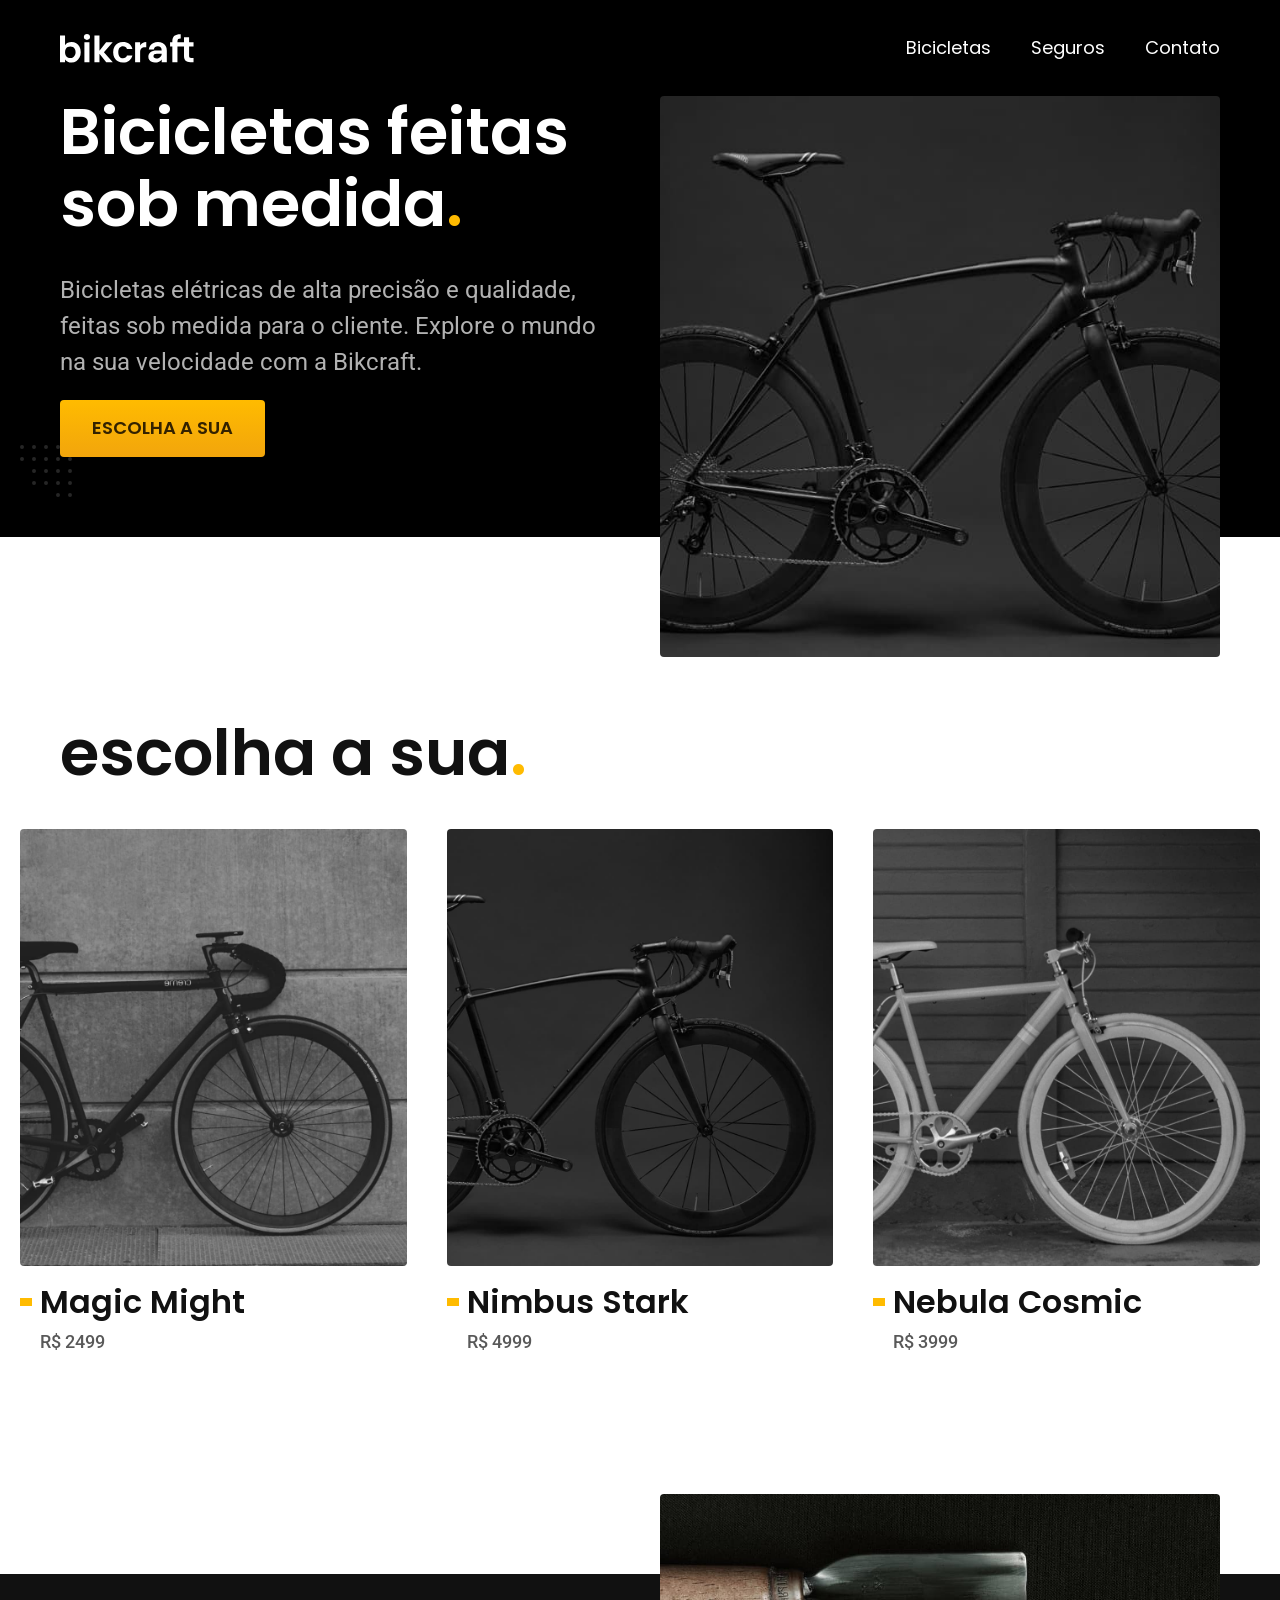
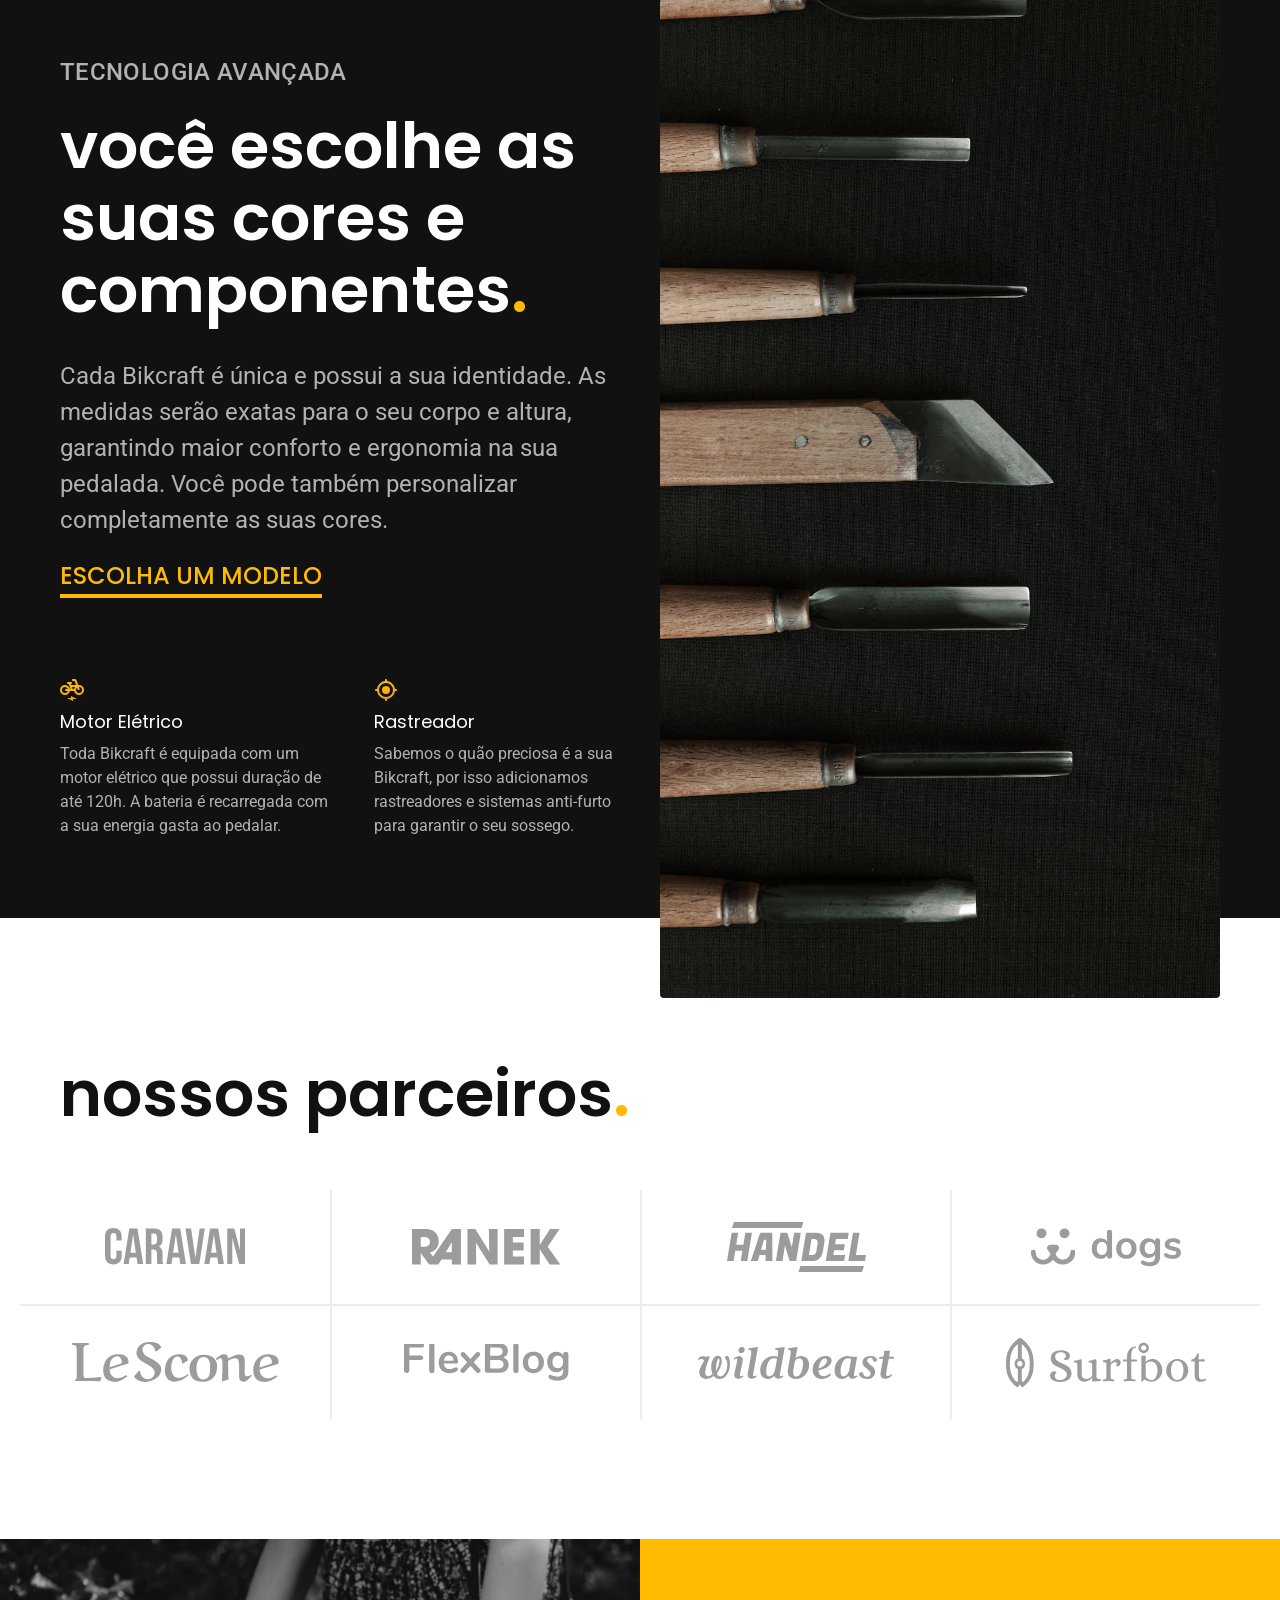
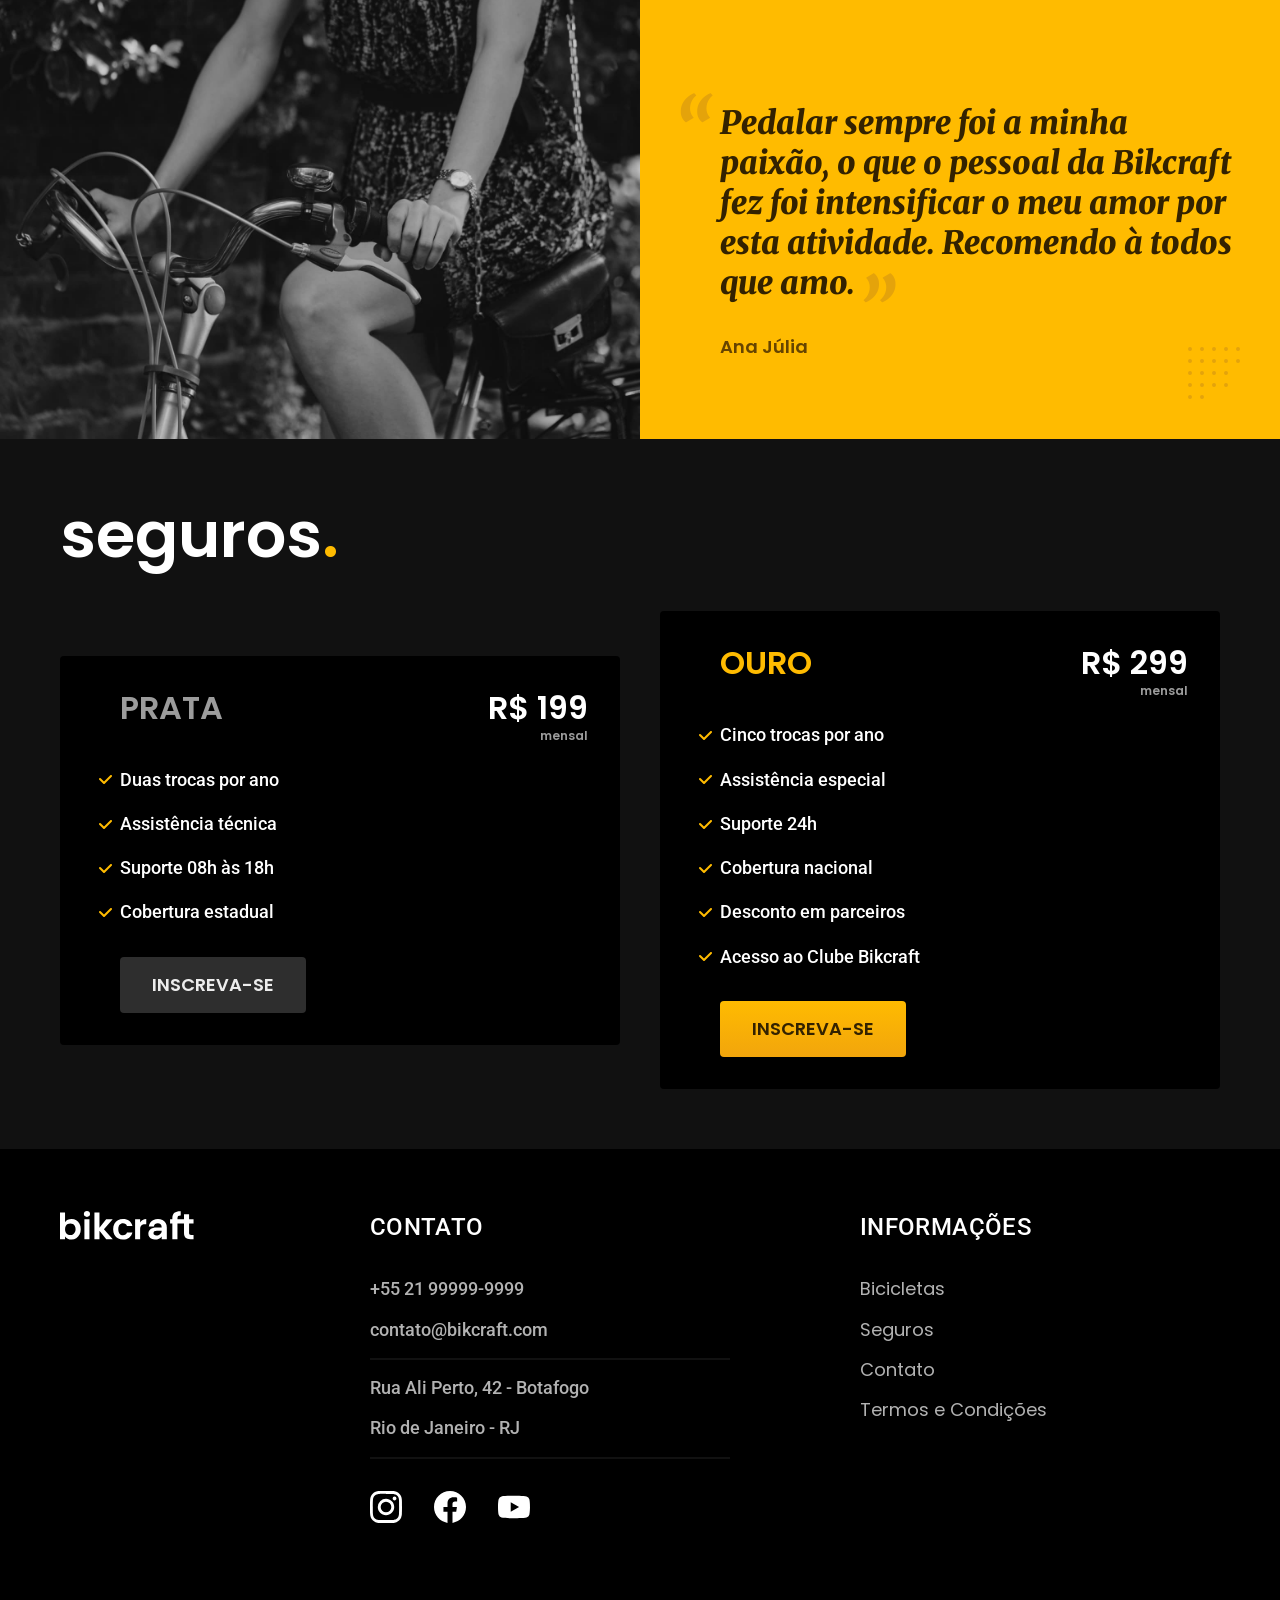
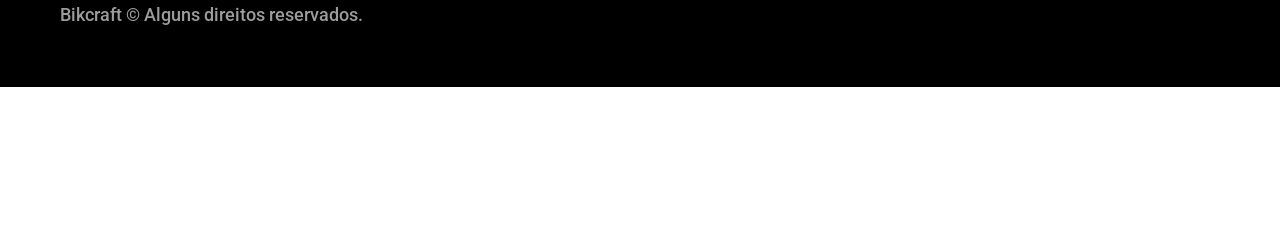
<file: index.html>
<!DOCTYPE html>
<html lang="pt-br">

<head>
  <meta charset="UTF-8">
  <meta name="viewport" content="width=device-width, initial-scale=1.0">
  <title>Bikcraft - Bicicletas Elétricas</title>
  <meta name="description" content="Bicicletas elétricas de alta precisão e qualidade,  feitas sob medida para o cliente. Explore o mundo na sua velocidade com a Bikcraft.">

  <link rel="icon" href="./favicon.svg" type="image/svg+xml">
  <link rel="preload" href="./css/style.min.css" as="style">
  <link rel="stylesheet" href="./css/style.min.css">

  <script>document.documentElement.classList.add('js');</script>

  <link rel="preconnect" href="https://fonts.googleapis.com">
  <link rel="preconnect" href="https://fonts.gstatic.com" crossorigin>
  <link href="https://fonts.googleapis.com/css2?family=Merriweather:ital,wght@1,900&family=Poppins:wght@400;600&family=Roboto:wght@400;@500&display=swap" rel="stylesheet">

</head>

<body>
  <header class="header-bg">
    <div class="header container">
      <a href="./">
        <img src="./img/bikcraft.svg" width="136" height="32" alt="Bikcraft">
      </a>

      <nav aria-label="primária">
        <ul class="header-menu font-1-m cor-0">
          <li><a href="./bicicletas.html">Bicicletas</a></li>
          <li><a href="./seguros.html">Seguros</a></li>
          <li><a href="./contato.html">Contato</a></li>
        </ul>
      </nav>
    </div>
  </header>

  <main class="introducao-bg">
    <div class="introducao container">
      <div class=introducao-conteudo>
        <h1 class="font-1-xxl cor-0 fadeInDown" data-anime="100">Bicicletas feitas sob medida<span class="cor-p1">.</span></h1>
        <p class="font-2-l cor-5 fadeInDown" data-anime="200">Bicicletas elétricas de alta precisão e qualidade, feitas sob medida para o cliente. Explore o mundo na sua velocidade com a Bikcraft.</p>
        <a class="botao fadeInDown" data-anime="400" href="./bicicletas.html">Escolha a sua</a>
      </div>
      <picture class="introducao-imagem fadeInDown" data-anime="400">
        <source media="(max-width: 800px)" srcset="./img/bicicletas/nimbus.jpg">
        <img src="./img/fotos/introducao.jpg" width="1280" height="1600" alt="Bicicleta elétrica preta">
      </picture>
    </div>
  </main>
  <article class="bicicletas-lista">
    <h2 class="container font-1-xxl">escolha a sua<span class="cor-p1">.</span></h2>

    <ul>
      <li>
        <a href="./bicicletas/magic.html">
          <img src="./img/bicicletas/magic-home.jpg" width="920" height="1040" alt="Bicicleta preta">
          <h3 class="font-1-xl">Magic Might</h3>
          <span class="font-2-m cor-8">R$ 2499</span>
        </a>
      </li>
      <li>
        <a href="./bicicletas/nimbus.html">
          <img src="./img/bicicletas/nimbus-home.jpg" width="920" height="1040" alt="Bicicleta preta">
          <h3 class="font-1-xl">Nimbus Stark</h3>
          <span class="font-2-m cor-8">R$ 4999</span>
        </a>
      </li>
      <li>
        <a href="./bicicletas/nebula.html">
          <img src="./img/bicicletas/nebula-home.jpg" width="920" height="1040" alt="Bicicleta preta">
          <h3 class="font-1-xl">Nebula Cosmic</h3>
          <span class="font-2-m cor-8">R$ 3999</span>
        </a>
      </li>
    </ul>
  </article>

  <article class="tecnologia-bg">
    <div class="tecnologia container">
      <div class="tecnologia-conteudo">
        <span class="font-2-l-b cor-5">Tecnologia avançada</span>
        <h2 class="font-1-xxl cor-0">você escolhe as suas cores e componentes<span class="cor-p1">.</span></h2>
        <p class="font-2-l cor-5">Cada Bikcraft é única e possui a sua identidade. As medidas serão exatas para o seu corpo e altura, garantindo maior conforto e ergonomia na sua pedalada. Você pode também personalizar completamente as suas cores.</p>
        <a class="link" href="./bicicletas.html">Escolha um modelo</a>

        <div class="tecnologia-vantagens">
          <div>
            <img src="./img/icones/eletrica.svg" width="24" height="24" alt="">
            <h3 class="font-1-m cor-0">Motor Elétrico</h3>
            <p class="font-2-s cor-5">Toda Bikcraft é equipada com um motor elétrico que possui duração de até 120h. A bateria é recarregada com a sua energia gasta ao pedalar.</p>
          </div>
          <div>
            <img src="./img/icones/rastreador.svg" width="24" height="24" alt="">
            <h3 class="font-1-m cor-0">Rastreador</h3>
            <p class="font-2-s cor-5">Sabemos o quão preciosa é a sua Bikcraft, por isso adicionamos rastreadores e sistemas anti-furto para garantir o seu sossego.</p>
          </div>
        </div>
      </div>

      <div class="tecnologia-imagem">
        <img src="./img/fotos/tecnologia.jpg" width="1200" height="1920" alt="">
      </div>
    </div>
  </article>

  <section class="parceiros" aria-label="Nossos parceiros">
    <h2 class="container font-1-xxl">nossos parceiros<span class="cor-p1">.</span></h2>

    <ul>
      <li><img src="./img/parceiros/caravan.svg" alt="caravan" width="140" height="38"></li>
      <li><img src="./img/parceiros/ranek.svg" alt="ranek" width="149" height="36"></li>
      <li><img src="./img/parceiros/handel.svg" alt="handel" width="139" height="50"></li>
      <li><img src="./img/parceiros/dogs.svg" alt="dogs" width="152" height="39"></li>
      <li><img src="./img/parceiros/lescone.svg" alt="lescone" width="208" height="41"></li>
      <li><img src="./img/parceiros/flexblog.svg" alt="flexblog" width="165" height="38"></li>
      <li><img src="./img/parceiros/wildbeast.svg" alt="wildbeast" width="196" height="34"></li>
      <li><img src="./img/parceiros/surfbot.svg" alt="surfbot" width="200" height="49"></li>
    </ul>
  </section>

  <section class="depoimento" aria-label="Depoimento">
    <div>
      <img src="./img/fotos/depoimento.jpg" width="1560" height="1360" alt="Pessoa pedalando uma bicicleta Bikcraft">
    </div>
    <div class="depoimento-conteudo">
      <blockquote class="font-1-xl cor-p5">
        <p>Pedalar sempre foi a minha paixão, o que o pessoal da Bikcraft fez foi intensificar o meu amor por esta atividade. Recomendo à todos que amo.</p>
      </blockquote>
      <span class="font-1-m-b cor-p4">Ana Júlia</span>
    </div>
  </section>

  <article class="seguros-bg">
    <div class="seguros container">
      <h2 class="font-1-xxl cor-0">seguros<span class="cor-p1">.</span></h2>
      <div class="seguros-item">
        <h3 class="font-1-xl cor-6">PRATA</h3>
        <span class="font-1-xl cor-0">R$ 199<span class="font-1-xs cor-6">mensal</span></span>
        <ul class="font-2-m cor-0">
          <li>Duas trocas por ano</li>
          <li>Assistência técnica</li>
          <li>Suporte 08h às 18h</li>
          <li>Cobertura estadual</li>
        </ul>
        <a class="botao secundario" href="./orcamento.html">Inscreva-se</a>
      </div>

      <div class="seguros-item">
        <h3 class="font-1-xl cor-p1">OURO</h3>
        <span class="font-1-xl cor-0">R$ 299<span class="font-1-xs cor-6">mensal</span></span>
        <ul class="font-2-m cor-0">
          <li>Cinco trocas por ano</li>
          <li>Assistência especial</li>
          <li>Suporte 24h</li>
          <li>Cobertura nacional</li>
          <li>Desconto em parceiros</li>
          <li>Acesso ao Clube Bikcraft</li>
        </ul>
        <a class="botao" href="./orcamento.html">Inscreva-se</a>
      </div>
    </div>
  </article>

  <footer class="footer-bg">
    <div class="footer container">
      <img src="./img/bikcraft.svg" width="136" height="32" alt="Bikcraft">
      <div class="footer-contato">
        <h3 class="font-2-l-b cor-0">contato</h3>
        <ul class="cor-5 font-2-m">
          <li><a href="tel:+5521999999999">+55 21 99999-9999</a></li>
          <li><a href="mailto:contato@bikcraft.com">contato@bikcraft.com</a></li>
          <li>Rua Ali Perto, 42 - Botafogo</li>
          <li>Rio de Janeiro - RJ</li>
        </ul>
        <div class="footer-redes">
          <a href="./">
            <img src="./img/redes/instagram.svg" width="32" height="32" alt="Instagram">
          </a>
          <a href="./">
            <img src="./img/redes/facebook.svg" width="32" height="32" alt="Facebook">
          </a>
          <a href="./">
            <img src="./img/redes/youtube.svg" width="32" height="32" alt="Youtube">
          </a>
        </div>
      </div>
      <div class="footer-informacoes">
        <h3 class="font-2-l-b cor-0">Informações</h3>
        <nav>
          <ul class="font-1-m cor-5">
            <li><a href="./bicicletas.html">Bicicletas</a></li>
            <li><a href="./seguros.html">Seguros</a></li>
            <li><a href="./contato.html">Contato</a></li>
            <li><a href="./termos.html">Termos e Condições</a></li>
          </ul>
        </nav>
      </div>
      <p class="footer-copy font-2-m cor-6">Bikcraft © Alguns direitos reservados.</p>
    </div>
  </footer>

  <script src="./js/plugins/simple-anime.js"></script>
  <script src="./js/script.js"></script>
</body>

</html>
</file>
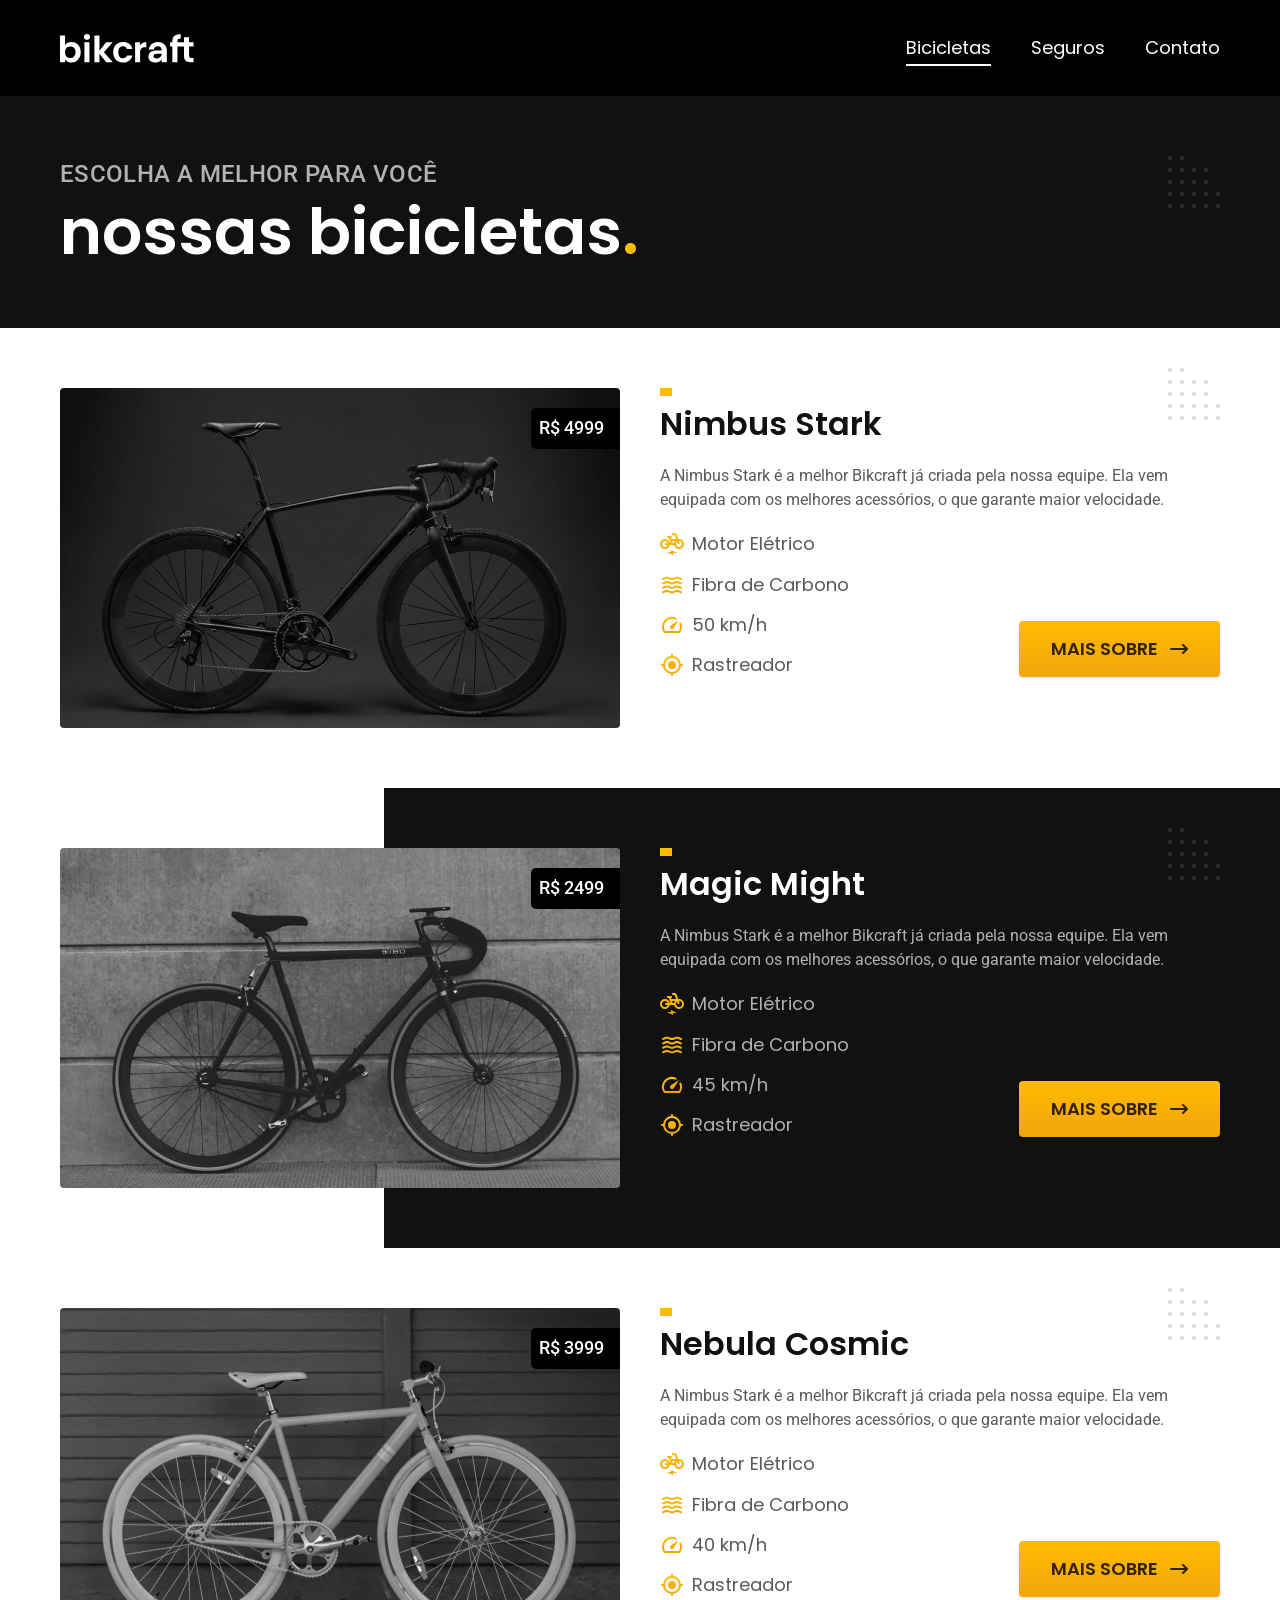
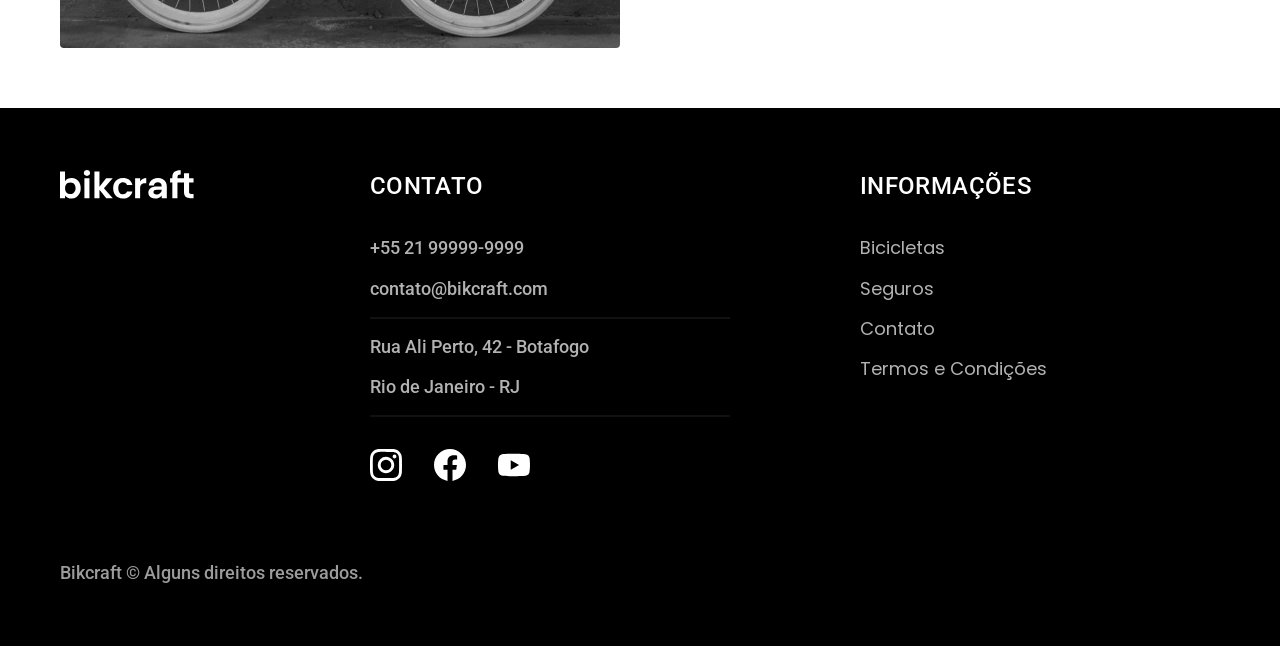
<file: bicicletas.html>
<!DOCTYPE html>
<html lang="pt-br">

<head>
  <meta charset="UTF-8">
  <meta name="viewport" content="width=device-width, initial-scale=1.0">
  <title>Bicicletas | Bikcraft</title>
  <meta name="description" content="Bicicletas.">

  <link rel="icon" href="./favicon.svg" type="image/svg+xml">
  <link rel="preload" href="./css/style.min.css" as="style">
  <link rel="stylesheet" href="./css/style.min.css">

  <script>document.documentElement.classList.add('js');</script>

  <link rel="preconnect" href="https://fonts.googleapis.com">
  <link rel="preconnect" href="https://fonts.gstatic.com" crossorigin>
  <link href="https://fonts.googleapis.com/css2?family=Merriweather:ital,wght@1,900&family=Poppins:wght@400;600&family=Roboto:wght@400;@500&display=swap" rel="stylesheet">

</head>

<body id="bicicletas">
  <header class="header-bg">
    <div class="header container">
      <a href="./">
        <img src="./img/bikcraft.svg" width="136" height="32" alt="Bikcraft">
      </a>

      <nav aria-label="primária">
        <ul class="header-menu font-1-m cor-0">
          <li><a href="./bicicletas.html">Bicicletas</a></li>
          <li><a href="./seguros.html">Seguros</a></li>
          <li><a href="./contato.html">Contato</a></li>
        </ul>
      </nav>
    </div>
  </header>

  <main>
    <div class="titulo-bg">
      <div class="titulo container">
        <p class="font-2-l-b cor-5">Escolha a melhor para você</p>
        <h1 class="font-1-xxl cor-0">nossas bicicletas<span class="cor-p1">.</span></h1>
      </div>
    </div>

    <div class="bicicletas container">
      <div class="bicicletas-imagem">
        <img src="./img/bicicletas/nimbus.jpg" width="1120" height="680" alt="Bicicleta Preta">
        <span class="font-2-m cor-0">R$ 4999</span>
      </div>
      <div class="bicicletas-conteudo">
        <h2 class="font-1-xl">Nimbus Stark</h2>
        <p class="font-2-s cor-8">A Nimbus Stark é a melhor Bikcraft já criada pela nossa equipe. Ela vem equipada com os melhores acessórios, o que garante maior velocidade.</p>
        <ul class="font-1-m cor-8">
          <li>
            <img src="./img/icones/eletrica.svg" width="32" height="32" alt="">
            Motor Elétrico
          </li>
          <li>
            <img src="./img/icones/carbono.svg" width="32" height="32" alt="">
            Fibra de Carbono
          </li>
          <li>
            <img src="./img/icones/velocidade.svg" width="32" height="32" alt="">
            50 km/h
          </li>
          <li>
            <img src="./img/icones/rastreador.svg" width="32" height="32" alt="">
            Rastreador
          </li>
        </ul>
        <a class="botao seta" href="./bicicletas/nimbus.html">Mais Sobre</a>
      </div>
    </div>

    <div class="bicicletas-bg">
      <div class="bicicletas container">
        <div class="bicicletas-imagem">
          <img src="./img/bicicletas/magic.jpg" width="1120" height="680" alt="Bicicleta Preta">
          <span class="font-2-m cor-0">R$ 2499</span>
        </div>
        <div class="bicicletas-conteudo">
          <h2 class="font-1-xl cor-0">Magic Might</h2>
          <p class="font-2-s cor-5">A Nimbus Stark é a melhor Bikcraft já criada pela nossa equipe. Ela vem equipada com os melhores acessórios, o que garante maior velocidade.</p>
          <ul class="font-1-m cor-5">
            <li>
              <img src="./img/icones/eletrica.svg" width="32" height="32" alt="">
              Motor Elétrico
            </li>
            <li>
              <img src="./img/icones/carbono.svg" width="32" height="32" alt="">
              Fibra de Carbono
            </li>
            <li>
              <img src="./img/icones/velocidade.svg" width="32" height="32" alt="">
              45 km/h
            </li>
            <li>
              <img src="./img/icones/rastreador.svg" width="32" height="32" alt="">
              Rastreador
            </li>
          </ul>
          <a class="botao seta" href="./bicicletas/magic.html">Mais Sobre</a>
        </div>
      </div>
    </div>

    <div class="bicicletas container">
      <div class="bicicletas-imagem">
        <img src="./img/bicicletas/nebula.jpg" width="1120" height="680" alt="Bicicleta Preta">
        <span class="font-2-m cor-0">R$ 3999</span>
      </div>
      <div class="bicicletas-conteudo">
        <h2 class="font-1-xl">Nebula Cosmic</h2>
        <p class="font-2-s cor-8">A Nimbus Stark é a melhor Bikcraft já criada pela nossa equipe. Ela vem equipada com os melhores acessórios, o que garante maior velocidade.</p>
        <ul class="font-1-m cor-8">
          <li>
            <img src="./img/icones/eletrica.svg" width="32" height="32" alt="">
            Motor Elétrico
          </li>
          <li>
            <img src="./img/icones/carbono.svg" width="32" height="32" alt="">
            Fibra de Carbono
          </li>
          <li>
            <img src="./img/icones/velocidade.svg" width="32" height="32" alt="">
            40 km/h
          </li>
          <li>
            <img src="./img/icones/rastreador.svg" width="32" height="32" alt="">
            Rastreador
          </li>
        </ul>
        <a class="botao seta" href="./bicicletas/nebula.html">Mais Sobre</a>
      </div>
    </div>
  </main>

  <footer class="footer-bg">
    <div class="footer container">
      <img src="./img/bikcraft.svg" width="136" height="32" alt="Bikcraft">
      <div class="footer-contato">
        <h3 class="font-2-l-b cor-0">contato</h3>
        <ul class="cor-5 font-2-m">
          <li><a href="tel:+5521999999999">+55 21 99999-9999</a></li>
          <li><a href="mailto:contato@bikcraft.com">contato@bikcraft.com</a></li>
          <li>Rua Ali Perto, 42 - Botafogo</li>
          <li>Rio de Janeiro - RJ</li>
        </ul>
        <div class="footer-redes">
          <a href="./">
            <img src="./img/redes/instagram.svg" width="32" height="32" alt="Instagram">
          </a>
          <a href="./">
            <img src="./img/redes/facebook.svg" width="32" height="32" alt="Facebook">
          </a>
          <a href="./">
            <img src="./img/redes/youtube.svg" width="32" height="32" alt="Youtube">
          </a>
        </div>
      </div>
      <div class="footer-informacoes">
        <h3 class="font-2-l-b cor-0">Informações</h3>
        <nav>
          <ul class="font-1-m cor-5">
            <li><a href="./bicicletas.html">Bicicletas</a></li>
            <li><a href="./seguros.html">Seguros</a></li>
            <li><a href="./contato.html">Contato</a></li>
            <li><a href="./termos.html">Termos e Condições</a></li>
          </ul>
        </nav>
      </div>
      <p class="footer-copy font-2-m cor-6">Bikcraft © Alguns direitos reservados.</p>
    </div>
  </footer>
  <script src="./js/script.js"></script>
</body>

</html>
</file>
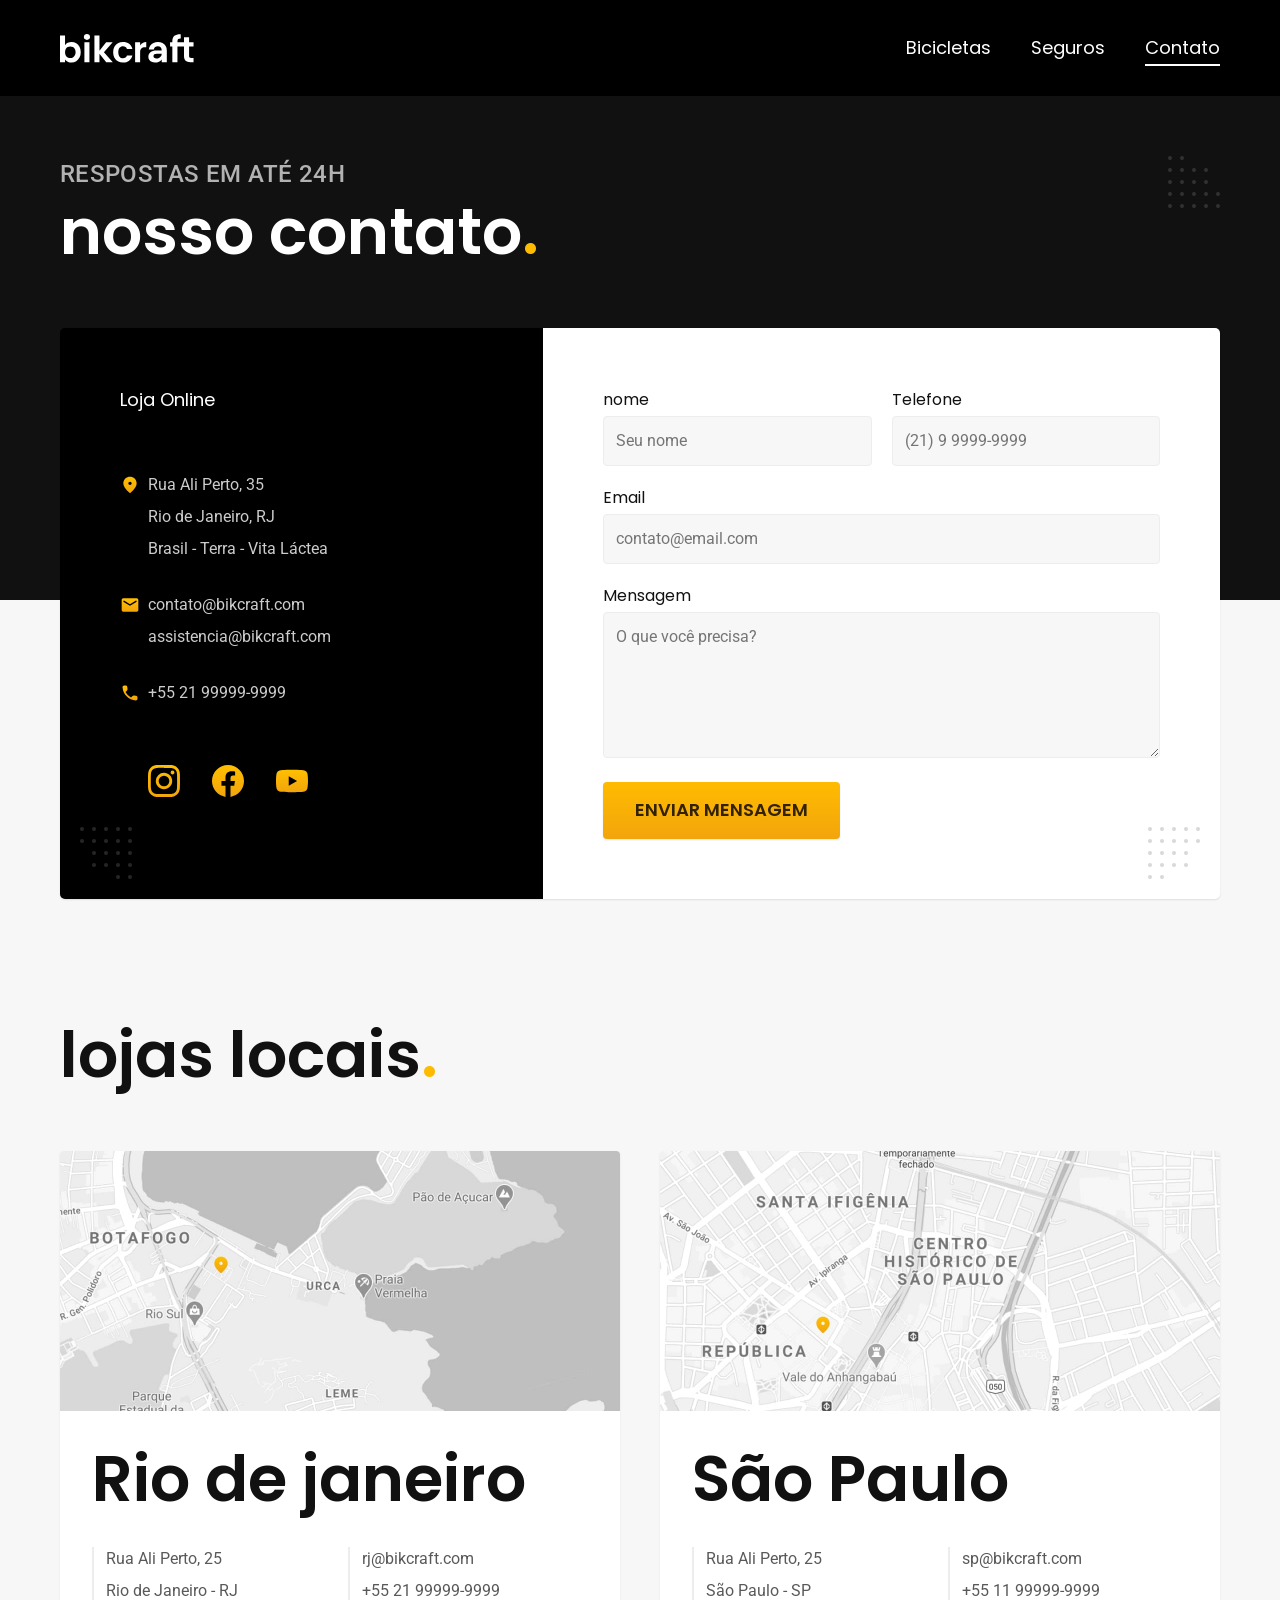
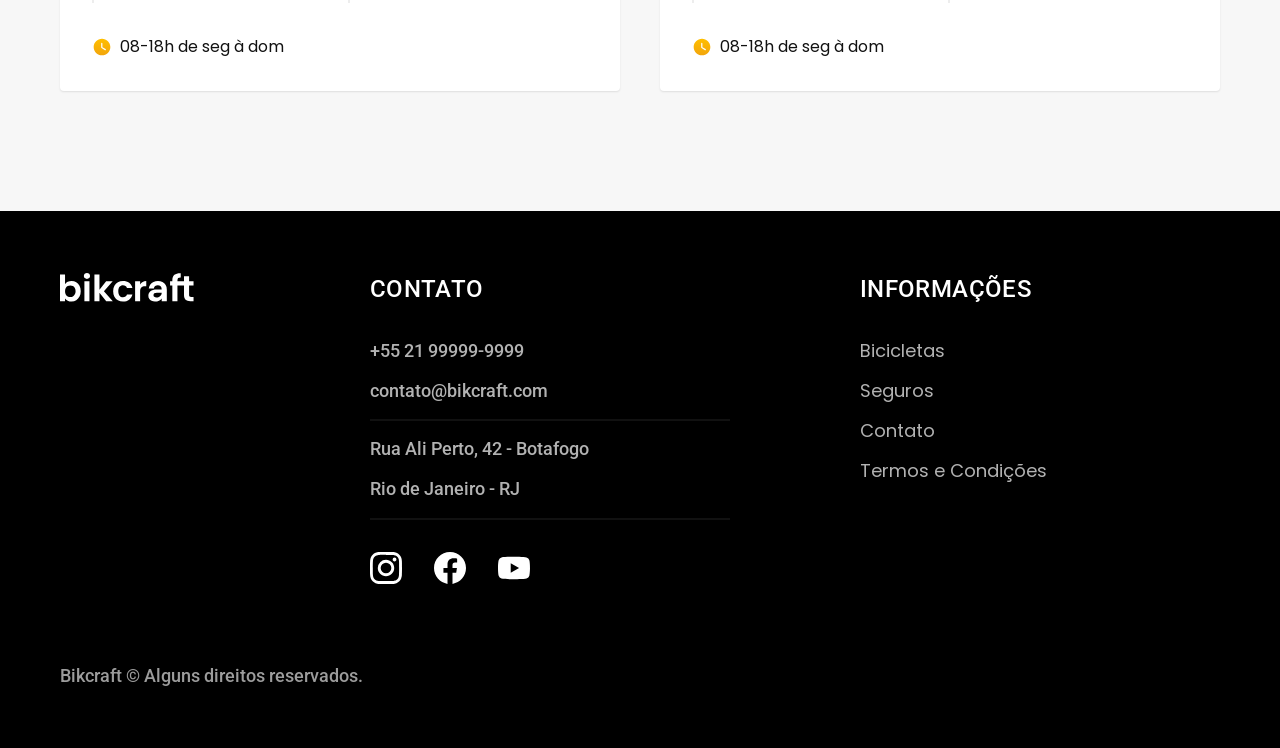
<file: contato.html>
<!DOCTYPE html>
<html lang="pt-br">

<head>
  <meta charset="UTF-8">
  <meta name="viewport" content="width=device-width, initial-scale=1.0">
  <title>Contato | Bikcraft</title>
  <meta name="description" content="Termos e condições.">

  <link rel="icon" href="./favicon.svg" type="image/svg+xml">
  <link rel="preload" href="./css/style.min.css" as="style">
  <link rel="stylesheet" href="./css/style.min.css">

  <script>document.documentElement.classList.add('js');</script>

  <link rel="preconnect" href="https://fonts.googleapis.com">
  <link rel="preconnect" href="https://fonts.gstatic.com" crossorigin>
  <link href="https://fonts.googleapis.com/css2?family=Merriweather:ital,wght@1,900&family=Poppins:wght@400;600&family=Roboto:wght@400;@500&display=swap" rel="stylesheet">

</head>

<body id="contato">
  <header class="header-bg">
    <div class="header container">
      <a href="./">
        <img src="./img/bikcraft.svg" width="136" height="32" alt="Bikcraft">
      </a>

      <nav aria-label="primária">
        <ul class="header-menu font-1-m cor-0">
          <li><a href="./bicicletas.html">Bicicletas</a></li>
          <li><a href="./seguros.html">Seguros</a></li>
          <li><a href="./contato.html">Contato</a></li>
        </ul>
      </nav>
    </div>
  </header>

  <main>
    <div class="titulo-bg">
      <div class="titulo container">
        <p class="font-2-l-b cor-5">respostas em até 24h</p>
        <h1 class="font-1-xxl cor-0">nosso contato<span class="cor-p1">.</span></h1>
      </div>
    </div>

    <div class="contato container">
      <section class="contato-dados" aria-label="Endereço">
        <h2 class="font-1-m cor-0">Loja Online</h2>
        <div class="contato-endereco font-2-s cor-4">
          <p>Rua Ali Perto, 35</p>
          <p>Rio de Janeiro, RJ</p>
          <p>Brasil - Terra - Vita Láctea</p>
        </div>
        <address class="contato-meios font-2-s cor-4">
          <a href="mailto:contato@bikcraft.com">contato@bikcraft.com</a>
          <a href="mailto:assistencia@bikcraft.com">assistencia@bikcraft.com</a>
          <a href="tel:+5521999999999">+55 21 99999-9999</a>
        </address>
        <div class="contato-redes">
          <a href="./">
            <img src="./img/redes/instagram-p.svg" width="32" height="32" alt="Instagram">
          </a>
          <a href="./">
            <img src="./img/redes/facebook-p.svg" width="32" height="32" alt="Facebook">
          </a>
          <a href="./">
            <img src="./img/redes/youtube-p.svg" width="32" height="32" alt="Youtube">
          </a>
        </div>
      </section>
      <section class="contato-formulario" aria-label="formulario">
        <form class="form" action="./contato.html">
          <div>
            <label for="nome">nome</label>
            <input type="text" id="nome" name="nome" placeholder="Seu nome">
          </div>
          <div>
            <label for="telefone">Telefone</label>
            <input type="text" id="telefone" name="telefone" placeholder="(21) 9 9999-9999">
          </div>
          <div class="col-2">
            <label for="email">Email</label>
            <input type="email" id="email" name="email" placeholder="contato@email.com">
          </div>
          <div class="col-2">
            <label for="mensagem">Mensagem</label>
            <textarea rows="5" id="mensagem" name="mensagem" placeholder="O que você precisa?"></textarea>
          </div>
          <button class="botao col-2">Enviar Mensagem</button>
        </form>
      </section>
    </div>
  </main>

  <article class="lojas container">
    <h2 class="font-1-xxl">lojas locais<span class="cor-p1">.</span></h2>
    <div class="lojas-item">
      <img src="./img/lojas/rj.jpg" width="1120" height="520" alt="mapa marcando o endereço em Rua Ali perto, 25 - Rio de Janeiro - RJ">
      <div class="lojas-conteudo">
        <h3 class="font-1-xxl">Rio de janeiro</h3>
        <div class="lojas-dados font-2-s cor-8">
          <p>Rua Ali Perto, 25</p>
          <p>Rio de Janeiro - RJ</p>
        </div>
        <div class="lojas-dados font-2-s cor-8">
          <a href="mailto:rj@bikcraft.com">rj@bikcraft.com</a>
          <a href="tel:+5521999999999">+55 21 99999-9999</a>
        </div>
        <p class="lojas-tempo font-1-s"><img src="./img/icones/horario.svg" width="20" height="20" alt="">08-18h de seg à dom</p>
      </div>
    </div>

    <div class="lojas-item">
      <img src="./img/lojas/sp.jpg" width="1120" height="520" alt="mapa marcando o endereço em Rua Ali perto, 25 - São Paulo - SP">
      <div class="lojas-conteudo">
        <h3 class="font-1-xxl">São Paulo</h3>
        <div class="lojas-dados font-2-s cor-8">
          <p>Rua Ali Perto, 25</p>
          <p>São Paulo - SP</p>
        </div>
        <div class="lojas-dados font-2-s cor-8">
          <a href="mailto:sp@bikcraft.com">sp@bikcraft.com</a>
          <a href="tel:+5511999999999">+55 11 99999-9999</a>
        </div>
        <p class="lojas-tempo font-1-s"><img src="./img/icones/horario.svg" width="20" height="20" alt="">08-18h de seg à dom</p>
      </div>
    </div>
  </article>

  <footer class="footer-bg">
    <div class="footer container">
      <img src="./img/bikcraft.svg" width="136" height="32" alt="Bikcraft">
      <div class="footer-contato">
        <h3 class="font-2-l-b cor-0">contato</h3>
        <ul class="cor-5 font-2-m">
          <li><a href="tel:+5521999999999">+55 21 99999-9999</a></li>
          <li><a href="mailto:contato@bikcraft.com">contato@bikcraft.com</a></li>
          <li>Rua Ali Perto, 42 - Botafogo</li>
          <li>Rio de Janeiro - RJ</li>
        </ul>
        <div class="footer-redes">
          <a href="./">
            <img src="./img/redes/instagram.svg" width="32" height="32" alt="Instagram">
          </a>
          <a href="./">
            <img src="./img/redes/facebook.svg" width="32" height="32" alt="Facebook">
          </a>
          <a href="./">
            <img src="./img/redes/youtube.svg" width="32" height="32" alt="Youtube">
          </a>
        </div>
      </div>
      <div class="footer-informacoes">
        <h3 class="font-2-l-b cor-0">Informações</h3>
        <nav>
          <ul class="font-1-m cor-5">
            <li><a href="./bicicletas.html">Bicicletas</a></li>
            <li><a href="./seguros.html">Seguros</a></li>
            <li><a href="./contato.html">Contato</a></li>
            <li><a href="./termos.html">Termos e Condições</a></li>
          </ul>
        </nav>
      </div>
      <p class="footer-copy font-2-m cor-6">Bikcraft © Alguns direitos reservados.</p>
    </div>
  </footer>
  <script src="./js/script.js"></script>
</body>

</html>
</file>
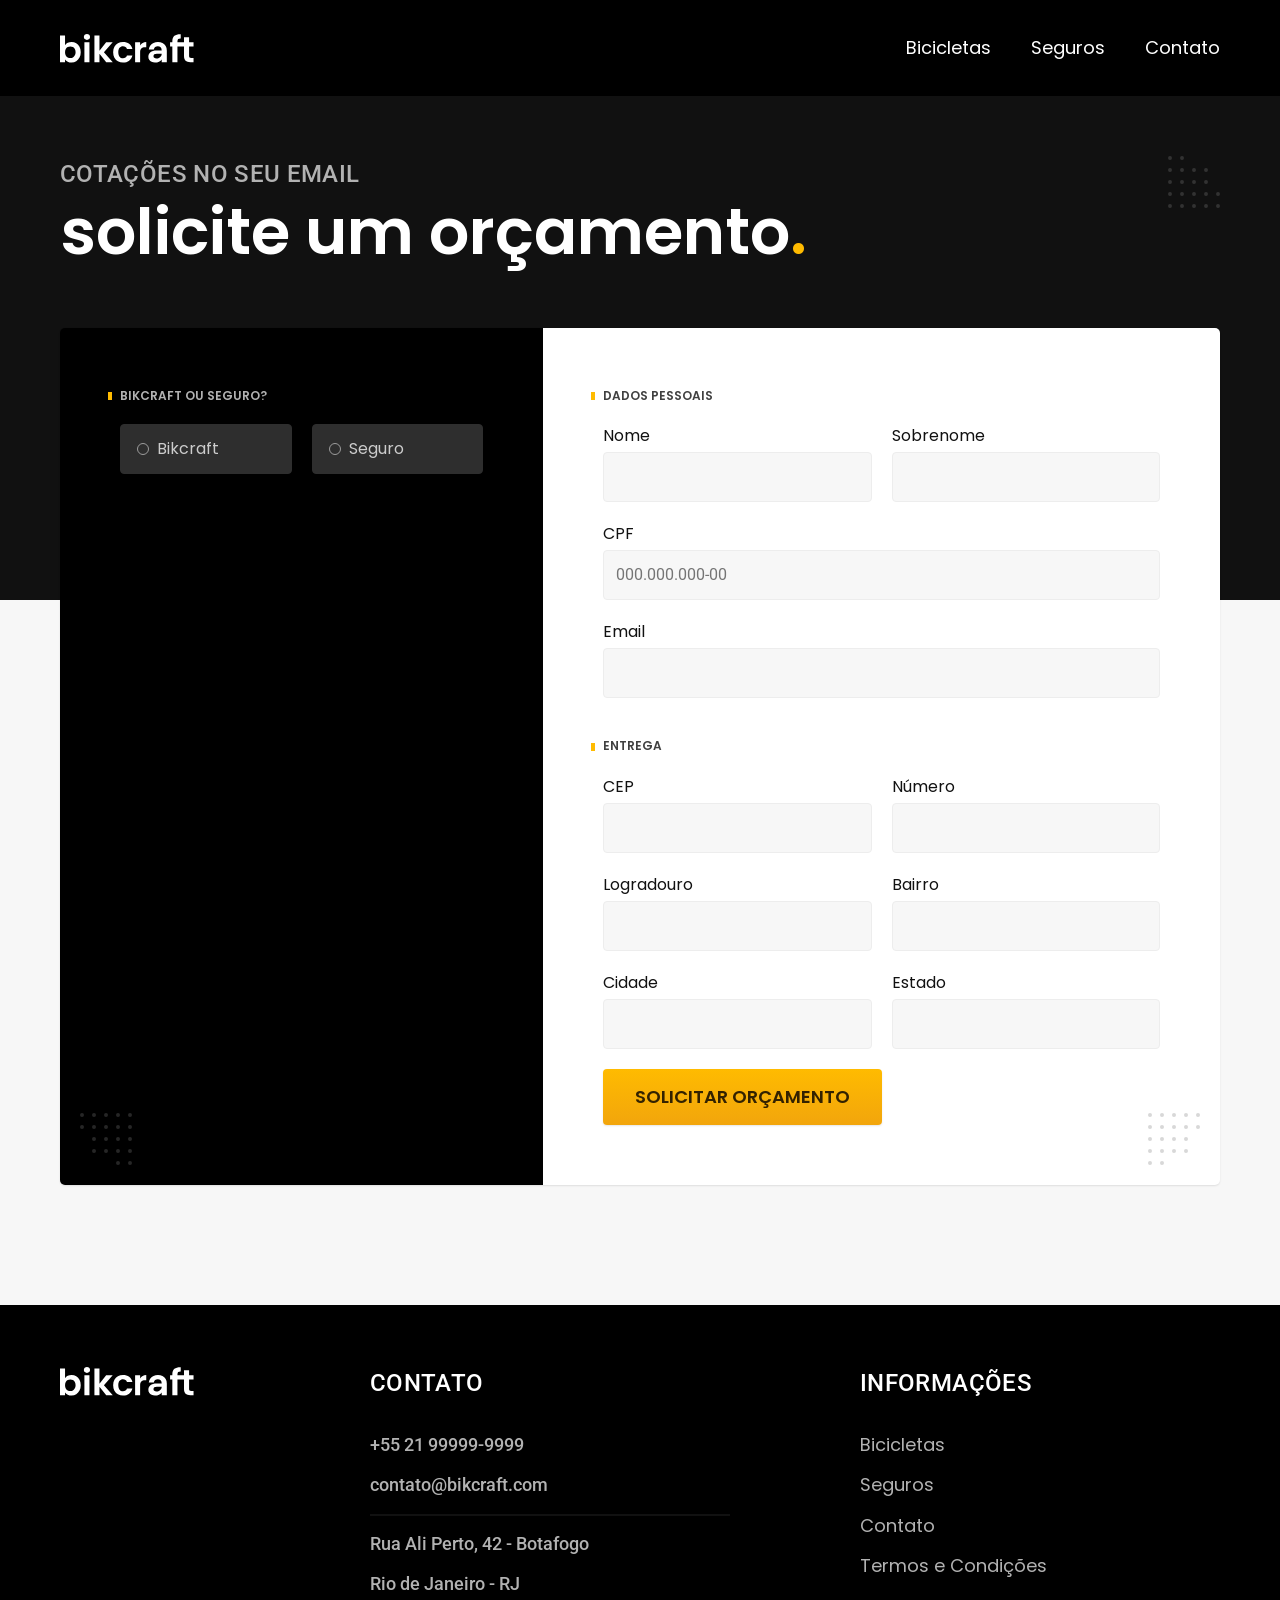
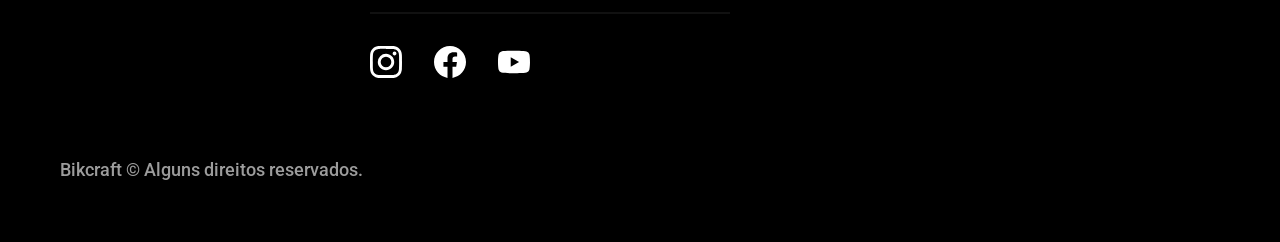
<file: orcamento.html>
<!DOCTYPE html>
<html lang="pt-br">

<head>
  <meta charset="UTF-8">
  <meta name="viewport" content="width=device-width, initial-scale=1.0">
  <title>Orçamento | Bikcraft</title>
  <meta name="description" content="Orçamento.">

  <link rel="icon" href="./favicon.svg" type="image/svg+xml">
  <link rel="preload" href="./css/style.min.css" as="style">
  <link rel="stylesheet" href="./css/style.min.css">

  <script>document.documentElement.classList.add('js');</script>

  <link rel="preconnect" href="https://fonts.googleapis.com">
  <link rel="preconnect" href="https://fonts.gstatic.com" crossorigin>
  <link href="https://fonts.googleapis.com/css2?family=Merriweather:ital,wght@1,900&family=Poppins:wght@400;600&family=Roboto:wght@400;@500&display=swap" rel="stylesheet">

</head>

<body id="orcamento">
  <header class="header-bg">
    <div class="header container">
      <a href="./">
        <img src="./img/bikcraft.svg" width="136" height="32" alt="Bikcraft">
      </a>

      <nav aria-label="primária">
        <ul class="header-menu font-1-m cor-0">
          <li><a href="./bicicletas.html">Bicicletas</a></li>
          <li><a href="./seguros.html">Seguros</a></li>
          <li><a href="./contato.html">Contato</a></li>
        </ul>
      </nav>
    </div>
  </header>

  <main>
    <div class="titulo-bg">
      <div class="titulo container">
        <p class="font-2-l-b cor-5">Cotações no seu email</p>
        <h1 class="font-1-xxl cor-0">solicite um orçamento<span class="cor-p1">.</span></h1>
      </div>
    </div>

    <form class="orcamento container" action="./">
      <div class="orcamento-produto">
        <h2 class="font-1-xs cor-5">Bikcraft ou Seguro?</h2>

        <input type="radio" name="tipo" value="bikcraft" id="bikcraft">
        <label for="bikcraft">Bikcraft</label>

        <input type="radio" name="tipo" value="seguro" id="seguro">
        <label for="seguro">Seguro</label>

        <div class="orcamento-conteudo" id="orcamento-bikcraft">
          <h2 class="font-1-xs cor-5">Escolha a sua</h2>

          <input type="radio" name="produto" value="nimbus" id="nimbus">
          <label for="nimbus">Nimbus Stark <span>R$4999</span></label>
          <div class="orcamento-detalhes">
            <ul class="font-1-xs cor-8">
              <li><img src="./img/icones/eletrica.svg" width="32" height="32" alt="">Motor Elétrico</li>
              <li><img src="./img/icones/carbono.svg" width="32" height="32" alt="">Fibra de Carbono</li>
              <li><img src="./img/icones/velocidade.svg" width="32" height="32" alt="">50 km/h</li>
              <li><img src="./img/icones/rastreador.svg" width="32" height="32" alt="">Rastreador</li>
            </ul>
            <img src="./img/bicicletas/nimbus.jpg" width="1120" height="680" alt="Bicicleta Preta">
          </div>

          <input type="radio" name="produto" value="magic" id="magic">
          <label for="magic">Magic Might <span>R$2499</span></label>
          <div class="orcamento-detalhes">
            <ul class="font-1-xs cor-8">
              <li><img src="./img/icones/eletrica.svg" width="32" height="32" alt="">Motor Elétrico</li>
              <li><img src="./img/icones/carbono.svg" width="32" height="32" alt="">Fibra de Carbono</li>
              <li><img src="./img/icones/velocidade.svg" width="32" height="32" alt="">45 km/h</li>
              <li><img src="./img/icones/rastreador.svg" width="32" height="32" alt="">Rastreador</li>
            </ul>
            <img src="./img/bicicletas/magic.jpg" width="1120" height="680" alt="Bicicleta Preta">
          </div>

          <input type="radio" name="produto" value="nebula" id="nebula">
          <label for="nebula">Nebula Cosmic <span>R$3999</span></label>
          <div class="orcamento-detalhes">
            <ul class="font-1-xs cor-8">
              <li><img src="./img/icones/eletrica.svg" width="32" height="32" alt="">Motor Elétrico</li>
              <li><img src="./img/icones/carbono.svg" width="32" height="32" alt="">Fibra de Carbono</li>
              <li><img src="./img/icones/velocidade.svg" width="32" height="32" alt="">40 km/h</li>
              <li><img src="./img/icones/rastreador.svg" width="32" height="32" alt="">Rastreador</li>
            </ul>
            <img src="./img/bicicletas/nebula.jpg" width="1120" height="680" alt="Bicicleta Branca">
          </div>


        </div>

        <div class="orcamento-conteudo" id="orcamento-seguro">
          <h2 class="font-1-xs cor-5">Escolha o plano</h2>

          <input type="radio" name="produto" value="prata" id="prata">
          <label for="prata">Prata <span>R$199</span></label>

          <input type="radio" name="produto" value="ouro" id="ouro">
          <label for="ouro">Ouro <span>R$299</span></label>
        </div>
      </div>
      <div class="orcamento-dados form">
        <h2 class="font-1-xs cor-9 col-2">dados pessoais</h2>
        <div>
          <label for="nome">Nome</label>
          <input type="text" id="nome" name="nome">
        </div>
        <div>
          <label for="sobrenome">Sobrenome</label>
          <input type="text" id="sobrenome" name="sobrenome">
        </div>
        <div class="col-2">
          <label for="cpf">CPF</label>
          <input type="text" id="cpf" name="cpf" placeholder="000.000.000-00">
        </div>
        <div class="col-2">
          <label for="email">Email</label>
          <input type="email" id="email" name="email">
        </div>
        <h2 class="font-1-xs cor-9 col-2">entrega</h2>
        <div>
          <label for="cep">CEP</label>
          <input type="text" id="cep" name="cep">
        </div>
        <div>
          <label for="numero">Número</label>
          <input type="text" id="numero" name="numero">
        </div>
        <div>
          <label for="logradouro">Logradouro</label>
          <input type="text" id="logradouro" name="logradouro">
        </div>
        <div>
          <label for="bairro">Bairro</label>
          <input type="text" id="bairro" name="bairro">
        </div>
        <div>
          <label for="cidade">Cidade</label>
          <input type="text" id="cidade" name="cidade">
        </div>
        <div>
          <label for="estado">Estado</label>
          <input type="text" id="estado" name="estado">
        </div>
        <button class="botao col-2">Solicitar Orçamento</button>
      </div>
    </form>
  </main>

  <footer class="footer-bg">
    <div class="footer container">
      <img src="./img/bikcraft.svg" width="136" height="32" alt="Bikcraft">
      <div class="footer-contato">
        <h3 class="font-2-l-b cor-0">contato</h3>
        <ul class="cor-5 font-2-m">
          <li><a href="tel:+5521999999999">+55 21 99999-9999</a></li>
          <li><a href="mailto:contato@bikcraft.com">contato@bikcraft.com</a></li>
          <li>Rua Ali Perto, 42 - Botafogo</li>
          <li>Rio de Janeiro - RJ</li>
        </ul>
        <div class="footer-redes">
          <a href="./">
            <img src="./img/redes/instagram.svg" width="32" height="32" alt="Instagram">
          </a>
          <a href="./">
            <img src="./img/redes/facebook.svg" width="32" height="32" alt="Facebook">
          </a>
          <a href="./">
            <img src="./img/redes/youtube.svg" width="32" height="32" alt="Youtube">
          </a>
        </div>
      </div>
      <div class="footer-informacoes">
        <h3 class="font-2-l-b cor-0">Informações</h3>
        <nav>
          <ul class="font-1-m cor-5">
            <li><a href="./bicicletas.html">Bicicletas</a></li>
            <li><a href="./seguros.html">Seguros</a></li>
            <li><a href="./contato.html">Contato</a></li>
            <li><a href="./termos.html">Termos e Condições</a></li>
          </ul>
        </nav>
      </div>
      <p class="footer-copy font-2-m cor-6">Bikcraft © Alguns direitos reservados.</p>
    </div>
  </footer>
  <script src="./js/script.js"></script>
</body>

</html>
</file>
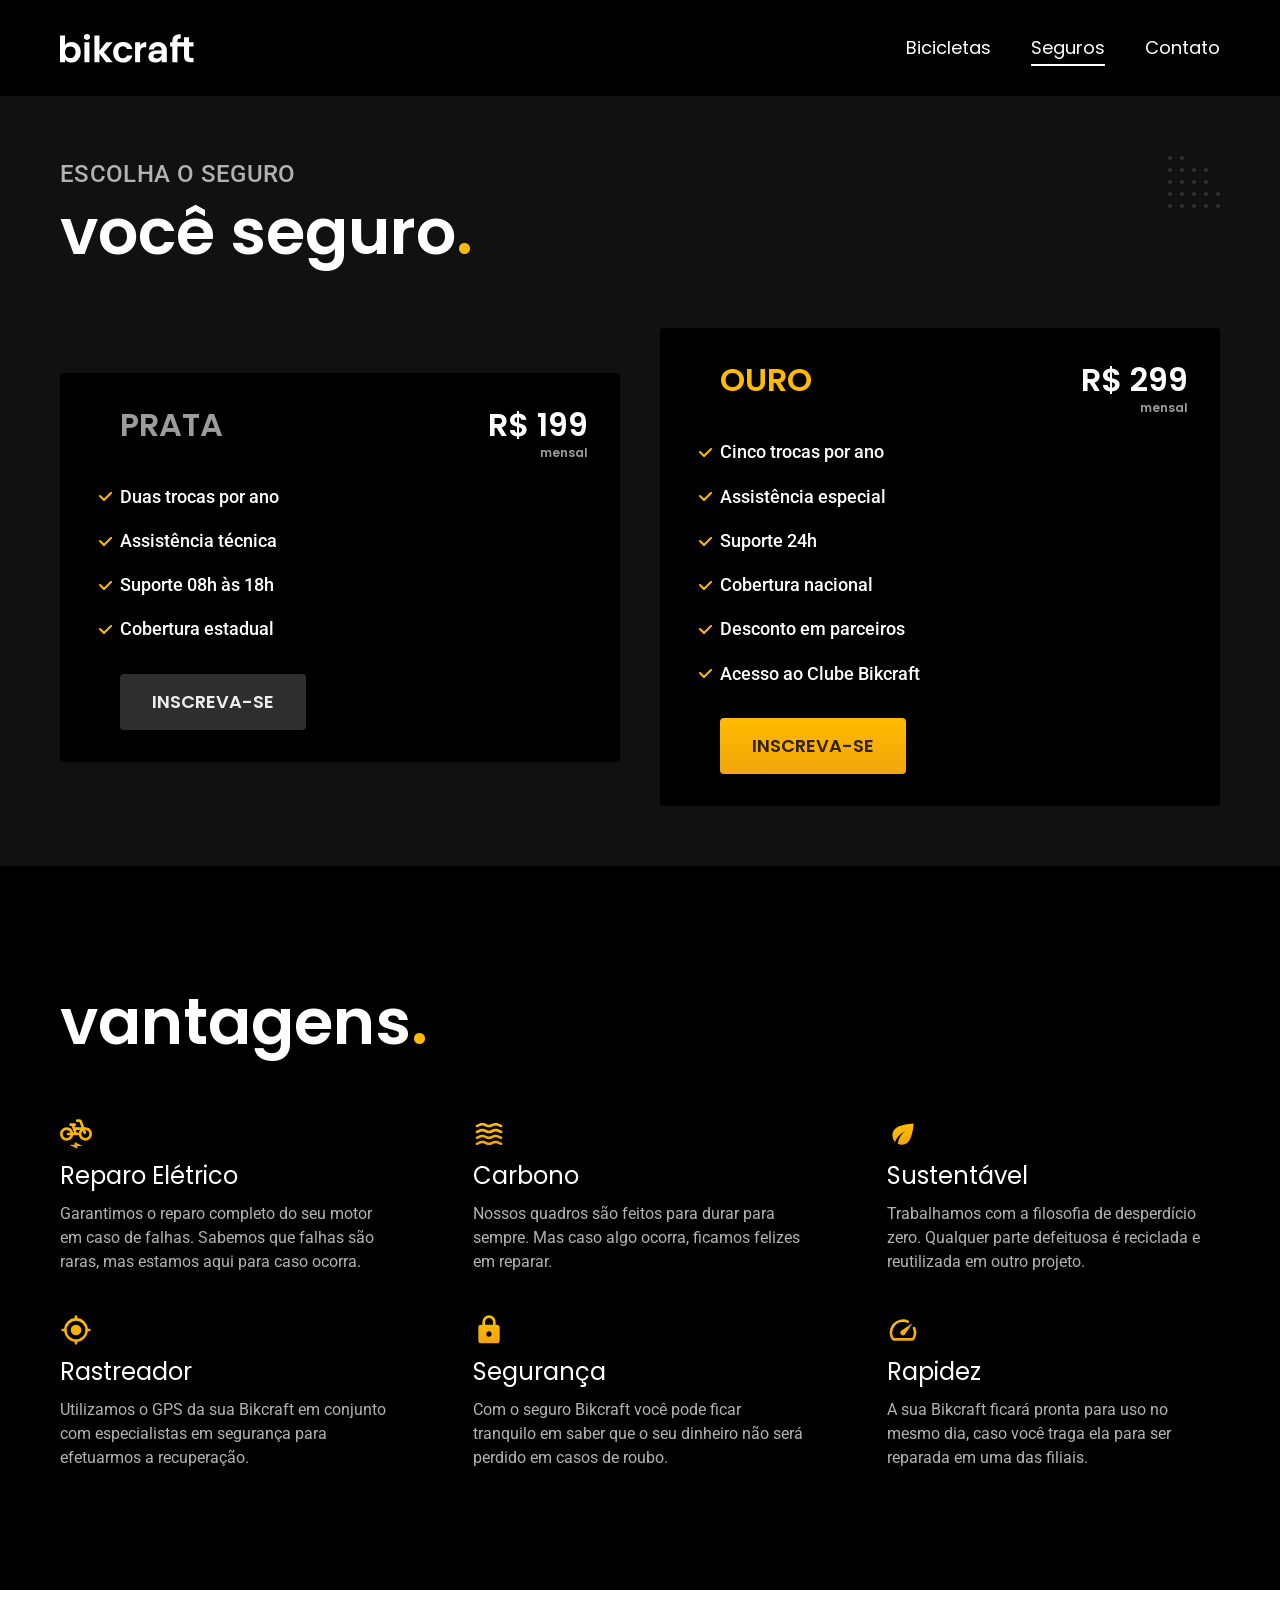
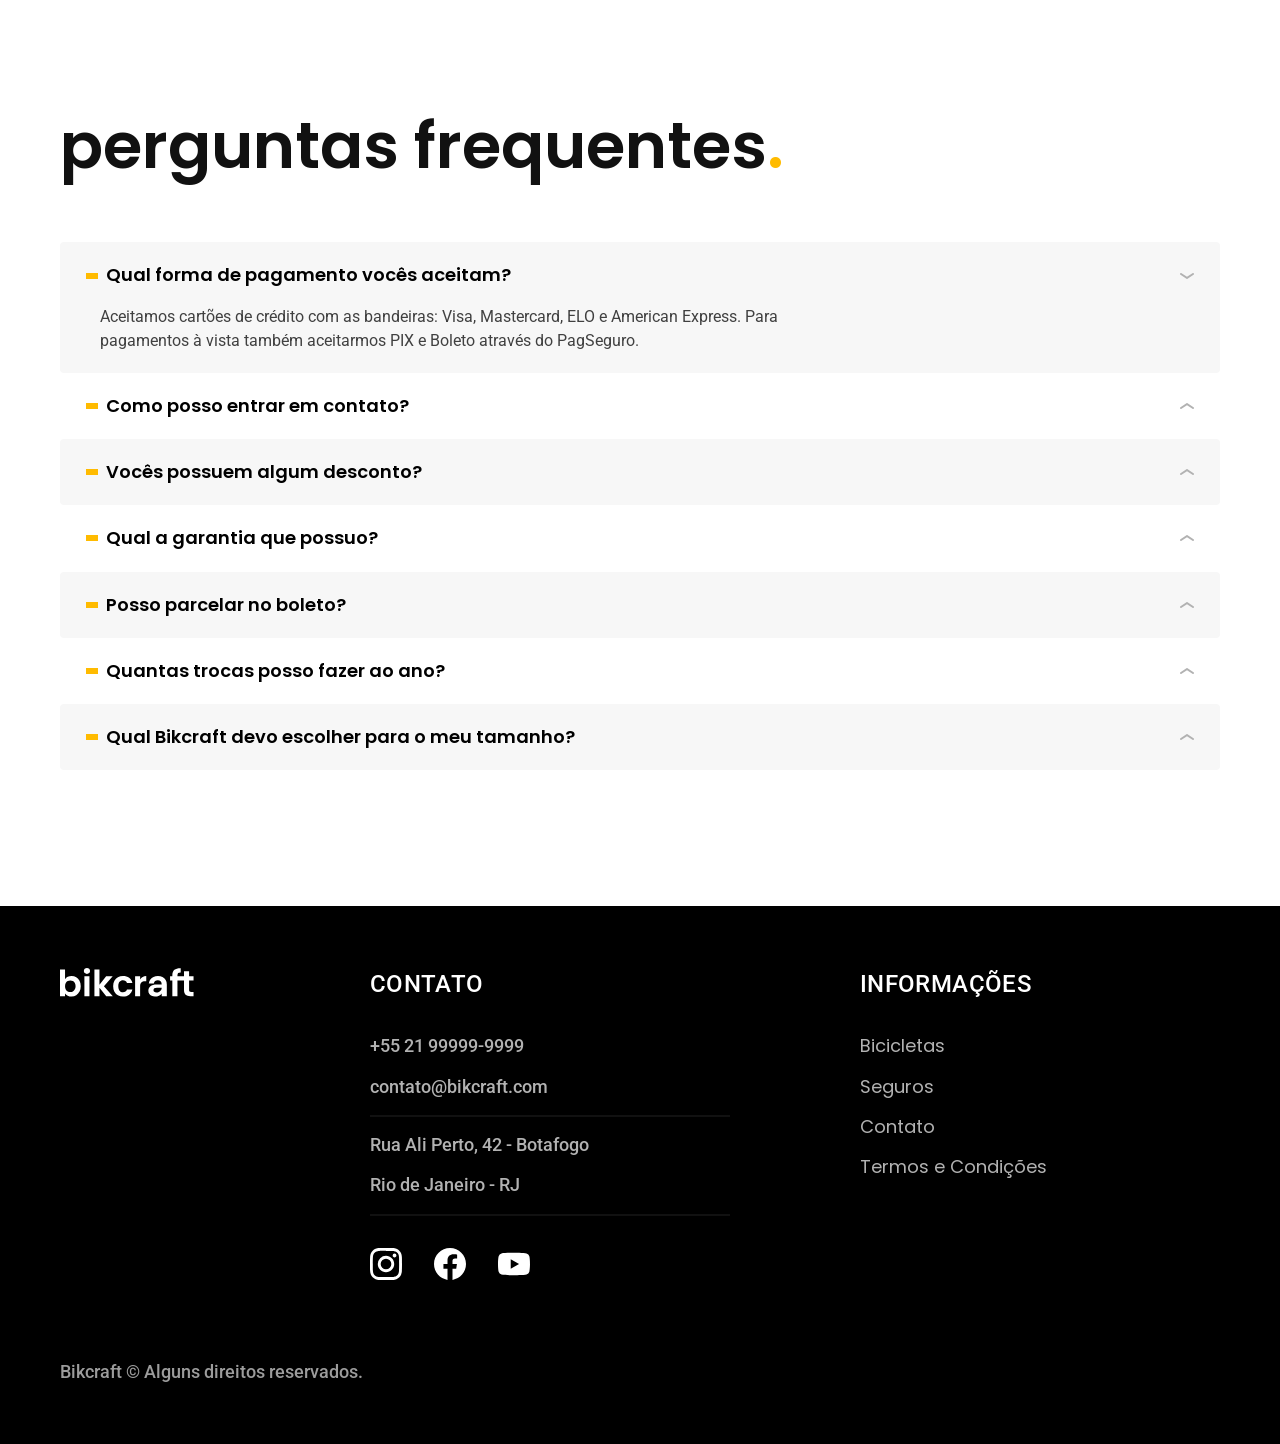
<file: seguros.html>
<!DOCTYPE html>
<html lang="pt-br">

<head>
  <meta charset="UTF-8">
  <meta name="viewport" content="width=device-width, initial-scale=1.0">
  <title>Seguros | Bikcraft</title>
  <meta name="description" content="Seguros.">

  <link rel="icon" href="./favicon.svg" type="image/svg+xml">
  <link rel="preload" href="./css/style.min.css" as="style">
  <link rel="stylesheet" href="./css/style.min.css">

  <script>document.documentElement.classList.add('js');</script>

  <link rel="preconnect" href="https://fonts.googleapis.com">
  <link rel="preconnect" href="https://fonts.gstatic.com" crossorigin>
  <link href="https://fonts.googleapis.com/css2?family=Merriweather:ital,wght@1,900&family=Poppins:wght@400;600&family=Roboto:wght@400;@500&display=swap" rel="stylesheet">

</head>

<body id="seguros">
  <header class="header-bg">
    <div class="header container">
      <a href="./">
        <img src="./img/bikcraft.svg" width="136" height="32" alt="Bikcraft">
      </a>

      <nav aria-label="primária">
        <ul class="header-menu font-1-m cor-0">
          <li><a href="./bicicletas.html">Bicicletas</a></li>
          <li><a href="./seguros.html">Seguros</a></li>
          <li><a href="./contato.html">Contato</a></li>
        </ul>
      </nav>
    </div>
  </header>

  <main class="seguros-bg">
    <div class="titulo-bg">
      <div class="titulo container">
        <p class="font-2-l-b cor-5">escolha o seguro</p>
        <h1 class="font-1-xxl cor-0">você seguro<span class="cor-p1">.</span></h1>
      </div>
    </div>

    <div class="seguros container">
      <div class="seguros-item fadeInLeft" data-anime="200">
        <h3 class="font-1-xl cor-6">PRATA</h3>
        <span class="font-1-xl cor-0">R$ 199<span class="font-1-xs cor-6">mensal</span></span>
        <ul class="font-2-m cor-0">
          <li>Duas trocas por ano</li>
          <li>Assistência técnica</li>
          <li>Suporte 08h às 18h</li>
          <li>Cobertura estadual</li>
        </ul>
        <a class="botao secundario" href="./orcamento.html?tipo=seguro&produto=prata">Inscreva-se</a>
      </div>

      <div class="seguros-item fadeInRight" data-anime="200">
        <h3 class="font-1-xl cor-p1">OURO</h3>
        <span class="font-1-xl cor-0">R$ 299<span class="font-1-xs cor-6">mensal</span></span>
        <ul class="font-2-m cor-0">
          <li>Cinco trocas por ano</li>
          <li>Assistência especial</li>
          <li>Suporte 24h</li>
          <li>Cobertura nacional</li>
          <li>Desconto em parceiros</li>
          <li>Acesso ao Clube Bikcraft</li>
        </ul>
        <a class="botao" href="./orcamento.html?tipo=seguro&produto=ouro">Inscreva-se</a>
      </div>
    </div>
  </main>

  <article class="vantagens-bg">
    <div class="vantagens container">
      <h2 class="font-1-xxl cor-0">vantagens<span class="cor-p1">.</span></h2>
      <ul>
        <li>
          <img src="./img/icones/eletrica.svg" width="32" height="32" alt="">
          <h3 class="font-1-l cor-0">Reparo Elétrico</h3>
          <p class="font-2-s cor-5">Garantimos o reparo completo do seu motor em caso de falhas. Sabemos que falhas são raras, mas estamos aqui para caso ocorra.</p>
        </li>
        <li>
          <img src="./img/icones/carbono.svg" width="32" height="32" alt="">
          <h3 class="font-1-l cor-0">Carbono</h3>
          <p class="font-2-s cor-5">Nossos quadros são feitos para durar para sempre. Mas caso algo ocorra, ficamos felizes em reparar.</p>
        </li>
        <li>
          <img src="./img/icones/sustentavel.svg" width="32" height="32" alt="">
          <h3 class="font-1-l cor-0">Sustentável</h3>
          <p class="font-2-s cor-5">Trabalhamos com a filosofia de desperdício zero. Qualquer parte defeituosa é reciclada e reutilizada em outro projeto.</p>
        </li>
        <li>
          <img src="./img/icones/rastreador.svg" width="32" height="32" alt="">
          <h3 class="font-1-l cor-0">Rastreador</h3>
          <p class="font-2-s cor-5">Utilizamos o GPS da sua Bikcraft em conjunto com especialistas em segurança para efetuarmos a recuperação.</p>
        </li>
        <li>
          <img src="./img/icones/seguro.svg" width="32" height="32" alt="">
          <h3 class="font-1-l cor-0">Segurança</h3>
          <p class="font-2-s cor-5">Com o seguro Bikcraft você pode ficar tranquilo em saber que o seu dinheiro não será perdido em casos de roubo.</p>
        </li>
        <li>
          <img src="./img/icones/velocidade.svg" width="32" height="32" alt="">
          <h3 class="font-1-l cor-0">Rapidez</h3>
          <p class="font-2-s cor-5">A sua Bikcraft ficará pronta para uso no mesmo dia, caso você traga ela para ser reparada em uma das filiais.</p>
        </li>
      </ul>
    </div>
  </article>

  <article class="perguntas container">
    <h2 class="font-1-xxl">perguntas frequentes<span class="cor-p1">.</span></h2>

    <dl>
      <div>
        <dt><button class="font-1-m-b" aria-controls="pergunta1" aria-expanded="true">Qual forma de pagamento vocês aceitam?</button></dt>
        <dd id="pergunta1" class="font-2-s cor-9 ativa">Aceitamos cartões de crédito com as bandeiras: Visa, Mastercard, ELO e American Express. Para pagamentos à vista também aceitarmos PIX e Boleto através do PagSeguro.</dd>
      </div>
      <div>
        <dt><button class="font-1-m-b" aria-controls="pergunta2" aria-expanded="false">Como posso entrar em contato?</button></dt>
        <dd id="pergunta2" class="font-2-s cor-9">Aceitamos cartões de crédito com as bandeiras: Visa, Mastercard, ELO e American Express. Para pagamentos à vista também aceitarmos PIX e Boleto através do PagSeguro.</dd>
      </div>
      <div>
        <dt><button class="font-1-m-b" aria-controls="pergunta3" aria-expanded="false">Vocês possuem algum desconto?</button></dt>
        <dd id="pergunta3" class="font-2-s cor-9">Aceitamos cartões de crédito com as bandeiras: Visa, Mastercard, ELO e American Express. Para pagamentos à vista também aceitarmos PIX e Boleto através do PagSeguro.</dd>
      </div>
      <div>
        <dt><button class="font-1-m-b" aria-controls="pergunta4" aria-expanded="false">Qual a garantia que possuo?</button></dt>
        <dd id="pergunta4" class="font-2-s cor-9">Aceitamos cartões de crédito com as bandeiras: Visa, Mastercard, ELO e American Express. Para pagamentos à vista também aceitarmos PIX e Boleto através do PagSeguro.</dd>
      </div>
      <div>
        <dt><button class="font-1-m-b" aria-controls="pergunta5" aria-expanded="false">Posso parcelar no boleto?</button></dt>
        <dd id="pergunta5" class="font-2-s cor-9">Aceitamos cartões de crédito com as bandeiras: Visa, Mastercard, ELO e American Express. Para pagamentos à vista também aceitarmos PIX e Boleto através do PagSeguro.</dd>
      </div>
      <div>
        <dt><button class="font-1-m-b" aria-controls="pergunta6" aria-expanded="false">Quantas trocas posso fazer ao ano?</button></dt>
        <dd id="pergunta6" class="font-2-s cor-9">Aceitamos cartões de crédito com as bandeiras: Visa, Mastercard, ELO e American Express. Para pagamentos à vista também aceitarmos PIX e Boleto através do PagSeguro.</dd>
      </div>
      <div>
        <dt><button class="font-1-m-b" aria-controls="pergunta7" aria-expanded="false">Qual Bikcraft devo escolher para o meu tamanho?</button></dt>
        <dd id="pergunta7" class="font-2-s cor-9">Aceitamos cartões de crédito com as bandeiras: Visa, Mastercard, ELO e American Express. Para pagamentos à vista também aceitarmos PIX e Boleto através do PagSeguro.</dd>
      </div>
    </dl>
  </article>

  <footer class="footer-bg">
    <div class="footer container">
      <img src="./img/bikcraft.svg" width="136" height="32" alt="Bikcraft">
      <div class="footer-contato">
        <h3 class="font-2-l-b cor-0">contato</h3>
        <ul class="cor-5 font-2-m">
          <li><a href="tel:+5521999999999">+55 21 99999-9999</a></li>
          <li><a href="mailto:contato@bikcraft.com">contato@bikcraft.com</a></li>
          <li>Rua Ali Perto, 42 - Botafogo</li>
          <li>Rio de Janeiro - RJ</li>
        </ul>
        <div class="footer-redes">
          <a href="./">
            <img src="./img/redes/instagram.svg" width="32" height="32" alt="Instagram">
          </a>
          <a href="./">
            <img src="./img/redes/facebook.svg" width="32" height="32" alt="Facebook">
          </a>
          <a href="./">
            <img src="./img/redes/youtube.svg" width="32" height="32" alt="Youtube">
          </a>
        </div>
      </div>
      <div class="footer-informacoes">
        <h3 class="font-2-l-b cor-0">Informações</h3>
        <nav>
          <ul class="font-1-m cor-5">
            <li><a href="./bicicletas.html">Bicicletas</a></li>
            <li><a href="./seguros.html">Seguros</a></li>
            <li><a href="./contato.html">Contato</a></li>
            <li><a href="./termos.html">Termos e Condições</a></li>
          </ul>
        </nav>
      </div>
      <p class="footer-copy font-2-m cor-6">Bikcraft © Alguns direitos reservados.</p>
    </div>
  </footer>

  <script src="./js/plugins/simple-anime.js"></script>
  <script src="./js/script.js"></script>
</body>

</html>
</file>
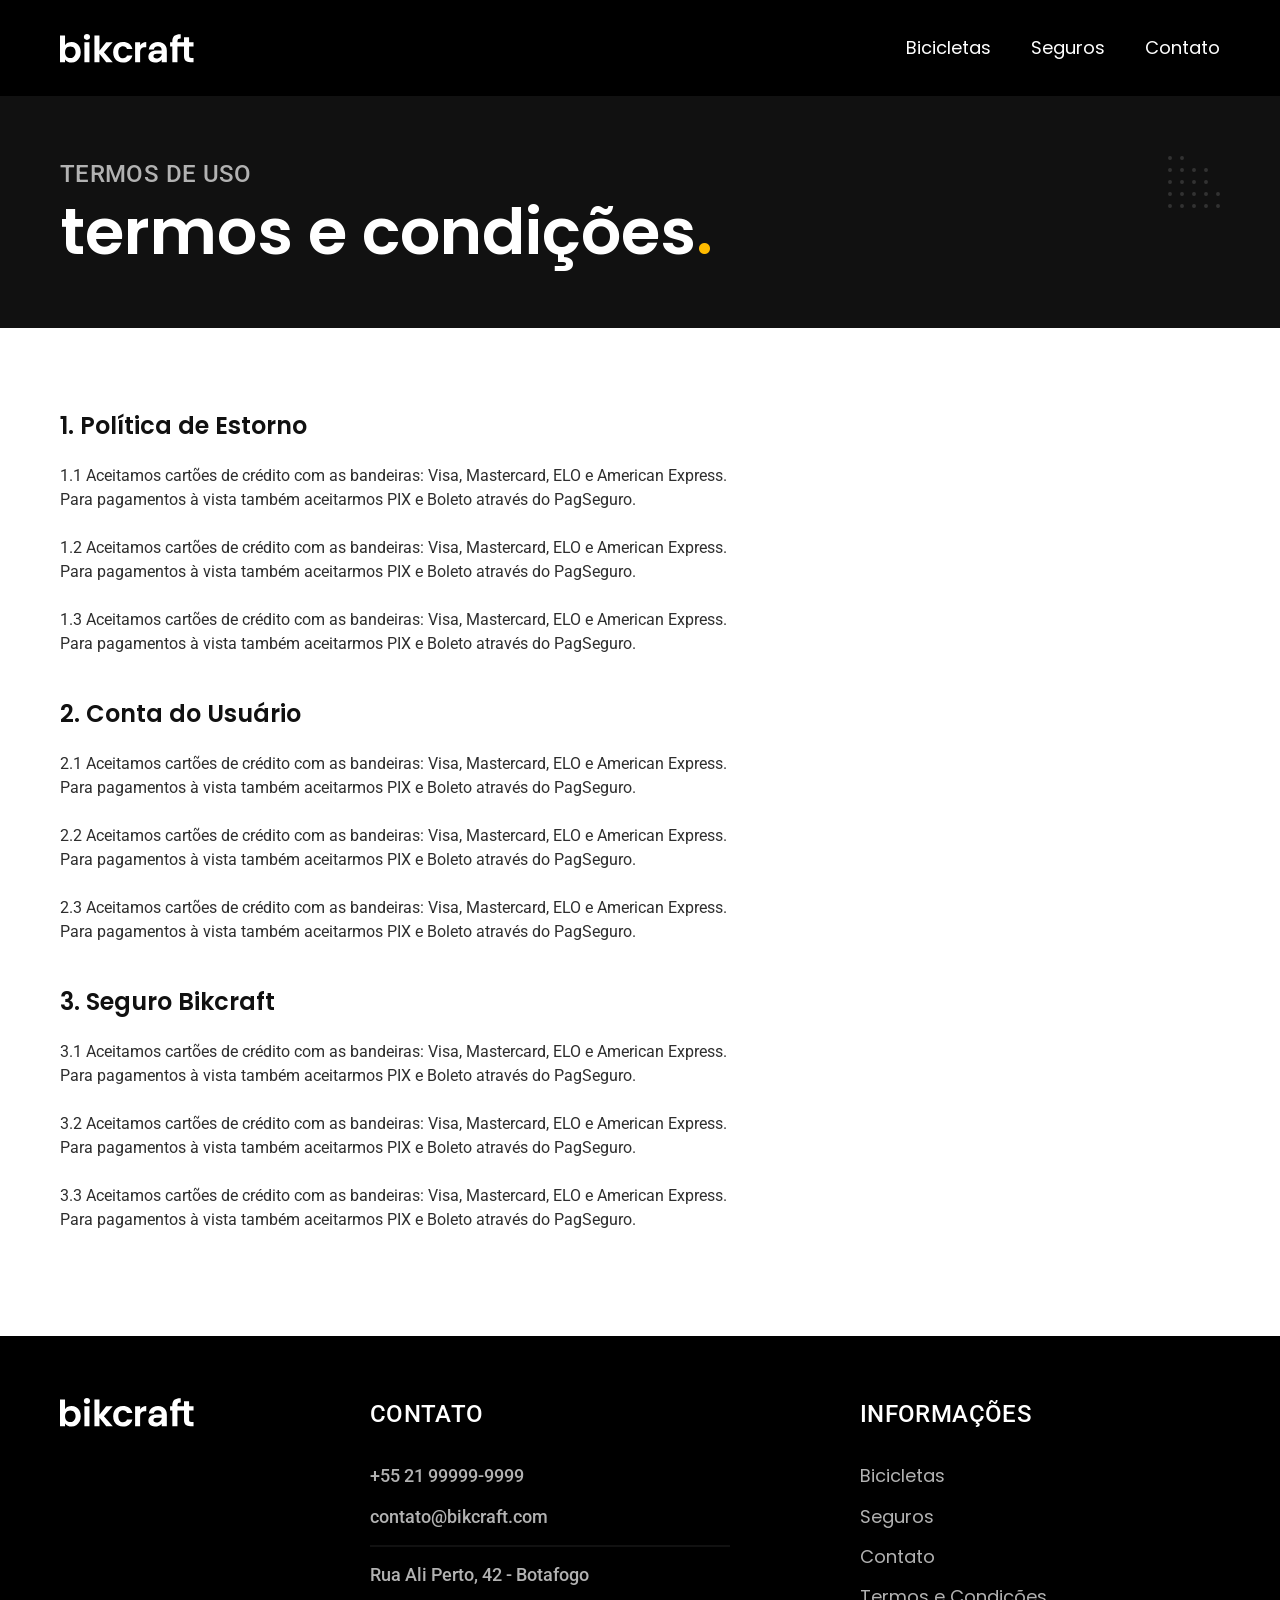
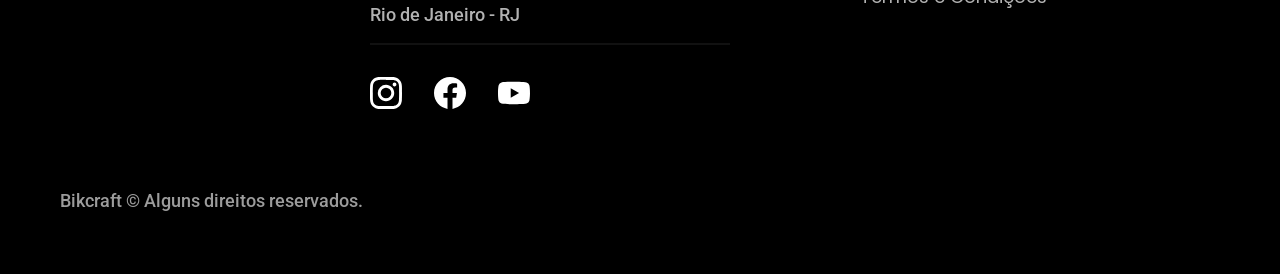
<file: termos.html>
<!DOCTYPE html>
<html lang="pt-br">

<head>
  <meta charset="UTF-8">
  <meta name="viewport" content="width=device-width, initial-scale=1.0">
  <title>Termos e condições | Bikcraft</title>
  <meta name="description" content="Termos e condições.">

  <link rel="icon" href="./favicon.svg" type="image/svg+xml">
  <link rel="preload" href="./css/style.min.css" as="style">
  <link rel="stylesheet" href="./css/style.min.css">

  <script>document.documentElement.classList.add('js');</script>

  <link rel="preconnect" href="https://fonts.googleapis.com">
  <link rel="preconnect" href="https://fonts.gstatic.com" crossorigin>
  <link href="https://fonts.googleapis.com/css2?family=Merriweather:ital,wght@1,900&family=Poppins:wght@400;600&family=Roboto:wght@400;@500&display=swap" rel="stylesheet">

</head>

<body id="termos">
  <header class="header-bg">
    <div class="header container">
      <a href="./">
        <img src="./img/bikcraft.svg" width="136" height="32" alt="Bikcraft">
      </a>

      <nav aria-label="primária">
        <ul class="header-menu font-1-m cor-0">
          <li><a href="./bicicletas.html">Bicicletas</a></li>
          <li><a href="./seguros.html">Seguros</a></li>
          <li><a href="./contato.html">Contato</a></li>
        </ul>
      </nav>
    </div>
  </header>

  <main>
    <div class="titulo-bg">
      <div class="titulo container">
        <p class="font-2-l-b cor-5">Termos de uso</p>
        <h1 class="font-1-xxl cor-0">termos e condições<span class="cor-p1">.</span></h1>
      </div>
    </div>

    <div class="termos font-2-s cor-10 container">
      <h2 class="font-1-l cor-11">1. Política de Estorno</h2>
      <p>1.1 Aceitamos cartões de crédito com as bandeiras: Visa, Mastercard, ELO e American Express. Para pagamentos à vista também aceitarmos PIX e Boleto através do PagSeguro.</p>
      <p>1.2 Aceitamos cartões de crédito com as bandeiras: Visa, Mastercard, ELO e American Express. Para pagamentos à vista também aceitarmos PIX e Boleto através do PagSeguro.</p>
      <p>1.3 Aceitamos cartões de crédito com as bandeiras: Visa, Mastercard, ELO e American Express. Para pagamentos à vista também aceitarmos PIX e Boleto através do PagSeguro.</p>

      <h2 class="font-1-l cor-11">2. Conta do Usuário</h2>
      <p>2.1 Aceitamos cartões de crédito com as bandeiras: Visa, Mastercard, ELO e American Express. Para pagamentos à vista também aceitarmos PIX e Boleto através do PagSeguro.</p>
      <p>2.2 Aceitamos cartões de crédito com as bandeiras: Visa, Mastercard, ELO e American Express. Para pagamentos à vista também aceitarmos PIX e Boleto através do PagSeguro.</p>
      <p>2.3 Aceitamos cartões de crédito com as bandeiras: Visa, Mastercard, ELO e American Express. Para pagamentos à vista também aceitarmos PIX e Boleto através do PagSeguro.</p>

      <h2 class="font-1-l cor-11">3. Seguro Bikcraft</h2>
      <p>3.1 Aceitamos cartões de crédito com as bandeiras: Visa, Mastercard, ELO e American Express. Para pagamentos à vista também aceitarmos PIX e Boleto através do PagSeguro.</p>
      <p>3.2 Aceitamos cartões de crédito com as bandeiras: Visa, Mastercard, ELO e American Express. Para pagamentos à vista também aceitarmos PIX e Boleto através do PagSeguro.</p>
      <p>3.3 Aceitamos cartões de crédito com as bandeiras: Visa, Mastercard, ELO e American Express. Para pagamentos à vista também aceitarmos PIX e Boleto através do PagSeguro.</p>
    </div>
  </main>

  <footer class="footer-bg">
    <div class="footer container">
      <img src="./img/bikcraft.svg" width="136" height="32" alt="Bikcraft">
      <div class="footer-contato">
        <h3 class="font-2-l-b cor-0">contato</h3>
        <ul class="cor-5 font-2-m">
          <li><a href="tel:+5521999999999">+55 21 99999-9999</a></li>
          <li><a href="mailto:contato@bikcraft.com">contato@bikcraft.com</a></li>
          <li>Rua Ali Perto, 42 - Botafogo</li>
          <li>Rio de Janeiro - RJ</li>
        </ul>
        <div class="footer-redes">
          <a href="./">
            <img src="./img/redes/instagram.svg" width="32" height="32" alt="Instagram">
          </a>
          <a href="./">
            <img src="./img/redes/facebook.svg" width="32" height="32" alt="Facebook">
          </a>
          <a href="./">
            <img src="./img/redes/youtube.svg" width="32" height="32" alt="Youtube">
          </a>
        </div>
      </div>
      <div class="footer-informacoes">
        <h3 class="font-2-l-b cor-0">Informações</h3>
        <nav>
          <ul class="font-1-m cor-5">
            <li><a href="./bicicletas.html">Bicicletas</a></li>
            <li><a href="./seguros.html">Seguros</a></li>
            <li><a href="./contato.html">Contato</a></li>
            <li><a href="./termos.html">Termos e Condições</a></li>
          </ul>
        </nav>
      </div>
      <p class="footer-copy font-2-m cor-6">Bikcraft © Alguns direitos reservados.</p>
    </div>
  </footer>
  <script src="./js/script.js"></script>
</body>

</html>
</file>
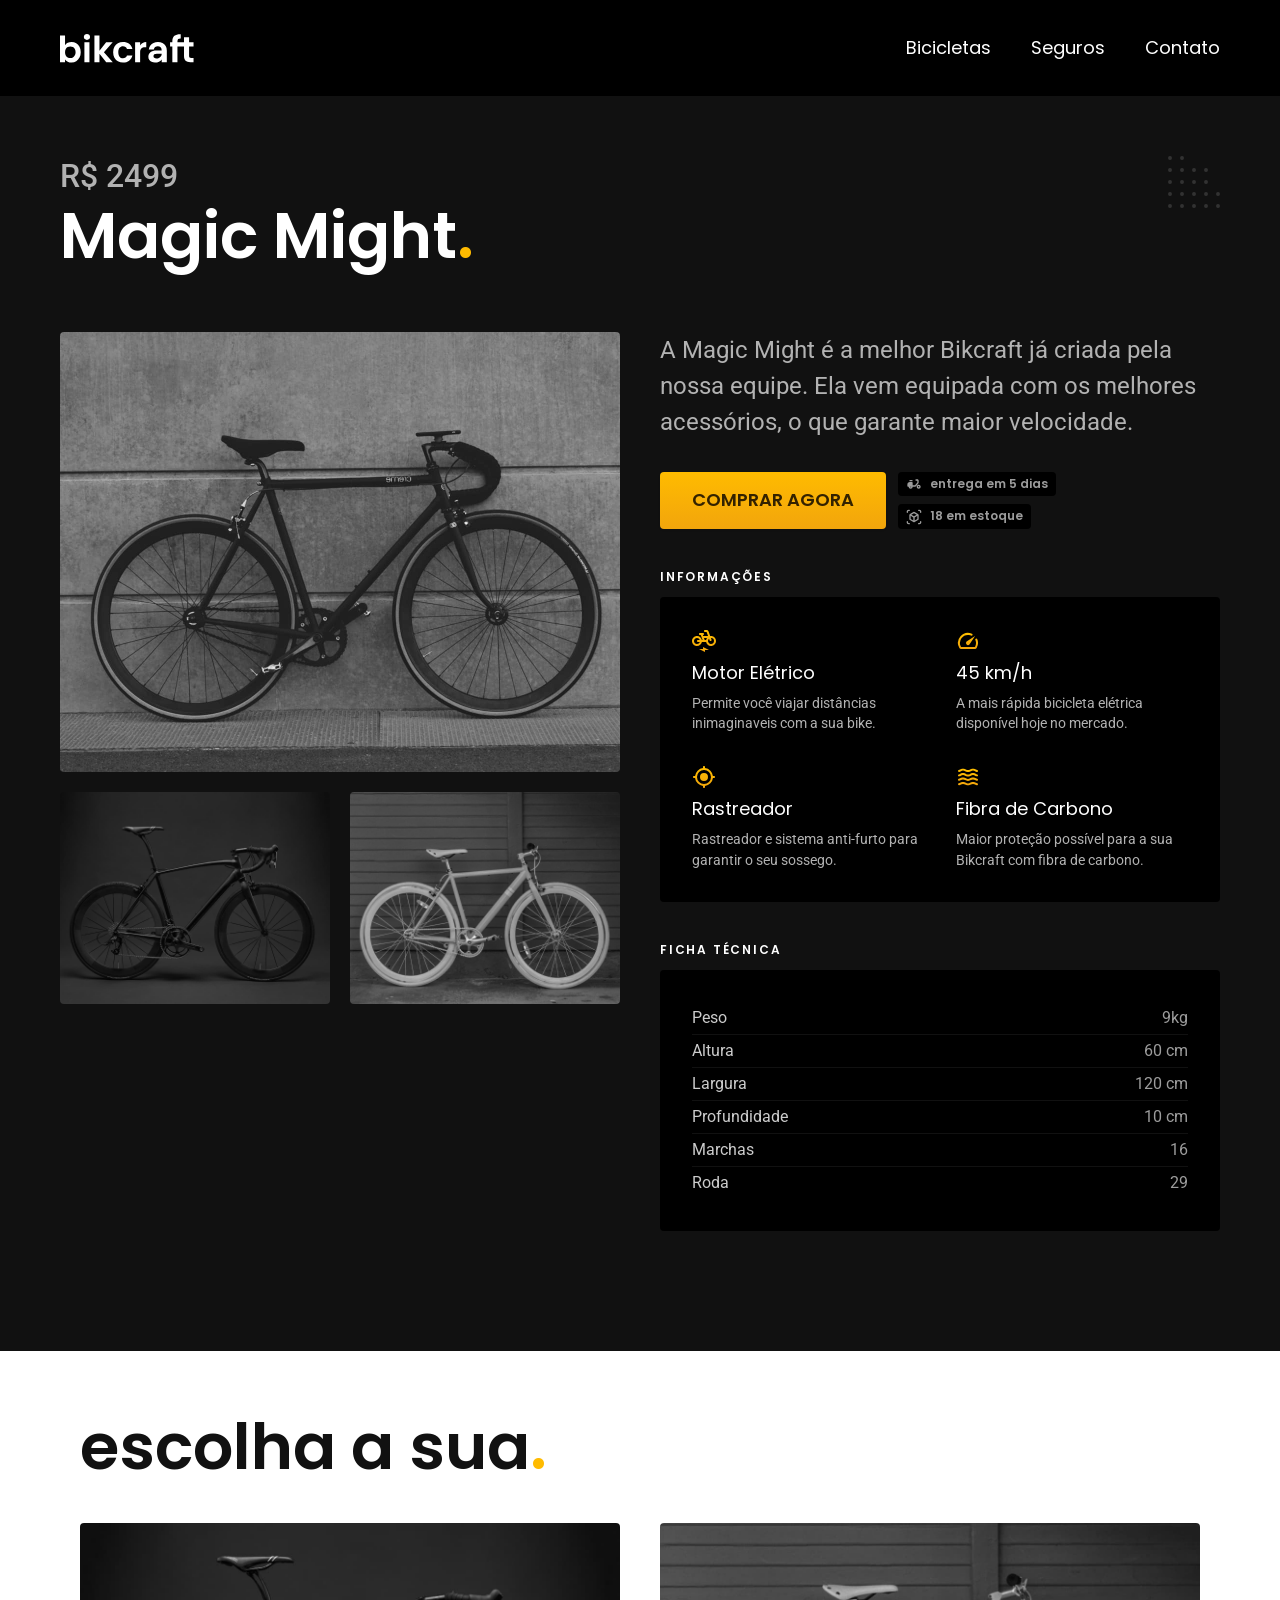
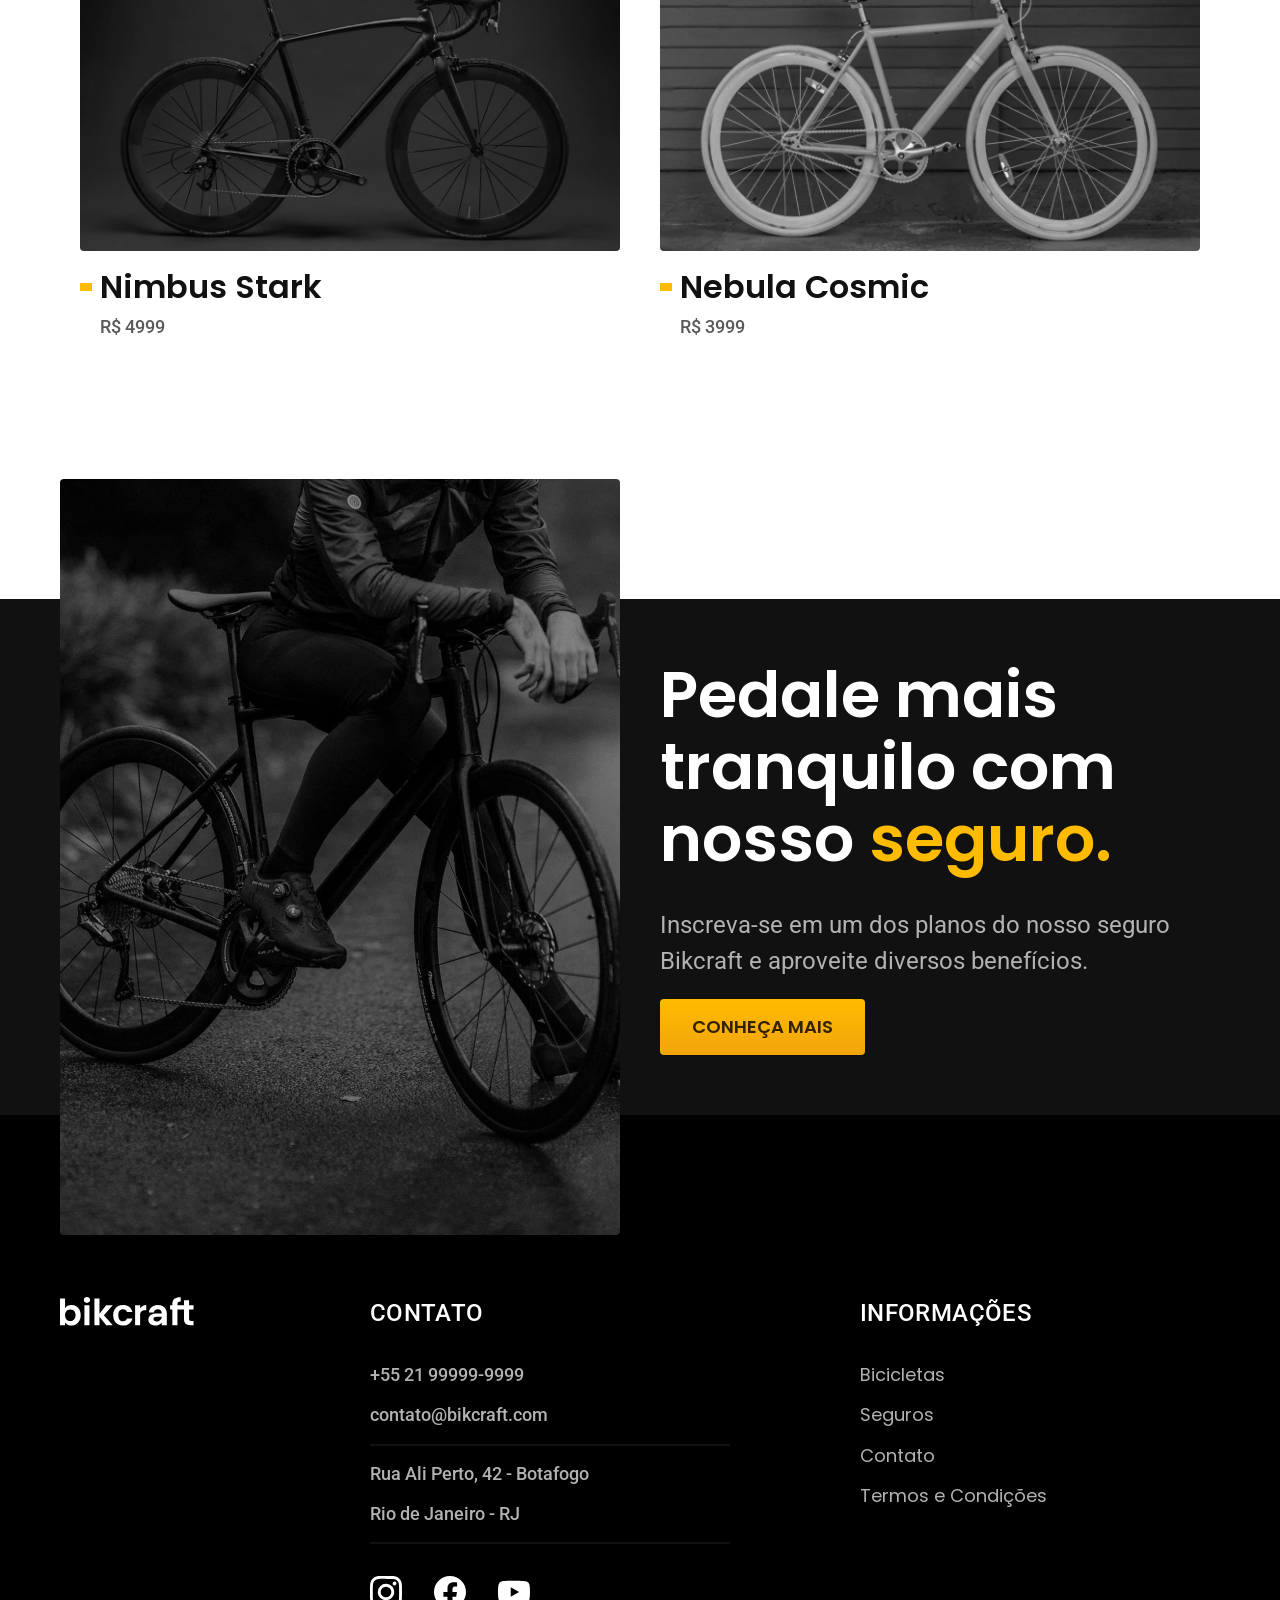
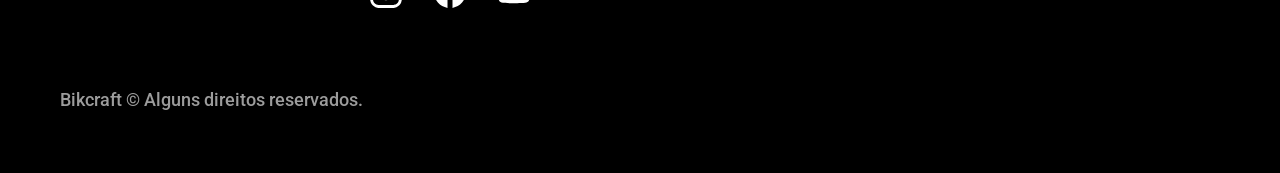
<file: bicicletas/magic.html>
<!DOCTYPE html>
<html lang="pt-br">

<head>
  <meta charset="UTF-8">
  <meta name="viewport" content="width=device-width, initial-scale=1.0">
  <title>Magic | Bikcraft</title>
  <meta name="description" content="Magic.">

  <link rel="icon" href="../favicon.svg" type="image/svg+xml">
  <link rel="preload" href="../css/style.min.css" as="style">
  <link rel="stylesheet" href="../css/style.min.css">

  <script>document.documentElement.classList.add('js');</script>

  <link rel="preconnect" href="https://fonts.googleapis.com">
  <link rel="preconnect" href="https://fonts.gstatic.com" crossorigin>
  <link href="https://fonts.googleapis.com/css2?family=Merriweather:ital,wght@1,900&family=Poppins:wght@400;600&family=Roboto:wght@400;@500&display=swap" rel="stylesheet">

</head>

<body id="bicicleta">
  <header class="header-bg">
    <div class="header container">
      <a href="../">
        <img src="../img/bikcraft.svg" width="136" height="32" alt="Bikcraft">
      </a>

      <nav aria-label="primária">
        <ul class="header-menu font-1-m cor-0">
          <li><a href="../bicicletas.html">Bicicletas</a></li>
          <li><a href="../seguros.html">Seguros</a></li>
          <li><a href="../contato.html">Contato</a></li>
        </ul>
      </nav>
    </div>
  </header>

  <main class="titulo-bg">
    <div>
      <div class="titulo container">
        <p class="font-2-xl cor-5">R$ 2499</p>
        <h1 class="font-1-xxl cor-0">Magic Might<span class="cor-p1">.</span></h1>
      </div>
    </div>
    <div class="bicicleta container">
      <div class="bicicleta-imagens">
        <img src="../img/bicicleta/nimbus2.jpg" width="1120" height="880" alt="Bicicleta 1">
        <img src="../img/bicicleta/nimbus1.jpg" width="1120" height="880" alt="Bicicleta 2">
        <img src="../img/bicicleta/nimbus3.jpg" width="1120" height="880" alt="Bicicleta 3">
      </div>
      <div class="bicicleta-conteudo">
        <p class="font-2-l cor-5">A Magic Might é a melhor Bikcraft já criada pela nossa equipe. Ela vem equipada com os melhores acessórios, o que garante maior velocidade.</p>
        <div class="bicicleta-comprar">
          <a class="botao" href="../orcamento.html?tipo=bikcraft&produto=magic">Comprar Agora</a>
          <span class="font-1-xs cor-6"><img src="../img/icones/entrega.svg" width="16" height="16" alt="">entrega em 5 dias</span>
          <span class="font-1-xs cor-6"><img src="../img/icones/estoque.svg" width="16" height="16" alt="">18 em estoque</span>
        </div>
        <h2 class="font-1-xs cor-0">Informações</h2>
        <ul class="bicicleta-informacoes">
          <li>
            <img src="../img/icones/eletrica.svg" width="32" height="32" alt="">
            <h3 class="font-1-m cor-0">Motor Elétrico</h3>
            <p class="font-2-xs cor-5">Permite você viajar distâncias inimaginaveis com a sua bike.</p>
          </li>
          <li>
            <img src="../img/icones/velocidade.svg" width="32" height="32" alt="">
            <h3 class="font-1-m cor-0">45 km/h</h3>
            <p class="font-2-xs cor-5">A mais rápida bicicleta elétrica disponível hoje no mercado.</p>
          </li>
          <li>
            <img src="../img/icones/rastreador.svg" width="32" height="32" alt="">
            <h3 class="font-1-m cor-0">Rastreador</h3>
            <p class="font-2-xs cor-5">Rastreador e sistema anti-furto para garantir o seu sossego.</p>
          </li>
          <li>
            <img src="../img/icones/carbono.svg" width="32" height="32" alt="">
            <h3 class="font-1-m cor-0">Fibra de Carbono</h3>
            <p class="font-2-xs cor-5">Maior proteção possível para a sua Bikcraft com fibra de carbono.</p>
          </li>
        </ul>
        <h2 class="font-1-xs cor-0">Ficha Técnica</h2>
        <ul class="bicicleta-ficha font-2-s cor-4">
          <li>Peso<span>9kg</span></li>
          <li>Altura<span>60 cm</span></li>
          <li>Largura<span>120 cm</span></li>
          <li>Profundidade<span>10 cm</span></li>
          <li>Marchas<span>16</span></li>
          <li>Roda<span>29</span></li>
        </ul>
      </div>
    </div>
  </main>

  <article class="bicicletas-lista container">
    <h2 class="container font-1-xxl">escolha a sua<span class="cor-p1">.</span></h2>

    <ul>
      <li>
        <a href="./nimbus.html">
          <img src="../img/bicicletas/nimbus.jpg" width="1120" height="680" alt="Bicicleta preta">
          <h3 class="font-1-xl">Nimbus Stark</h3>
          <span class="font-2-m cor-8">R$ 4999</span>
        </a>
      </li>

      <li>
        <a href="./nebula.html">
          <img src="../img/bicicletas/nebula.jpg" width="1120" height="680" alt="Bicicleta preta">
          <h3 class="font-1-xl">Nebula Cosmic</h3>
          <span class="font-2-m cor-8">R$ 3999</span>
        </a>
      </li>
    </ul>
  </article>

  <article class="seguro-bg">
    <div class="seguro container">
      <div class="seguro-imagem">
        <img src="../img/fotos/seguros.jpg" width="1360" height="1512" alt="Pessoa parada em cima de uma bicicleta.">
      </div>
      <div class="seguro-conteudo">
        <h2 class="font-1-xxl cor-0">Pedale mais tranquilo com nosso<span class="cor-p1"> seguro.</span></h2>
        <p class="font-2-l cor-5">Inscreva-se em um dos planos do nosso seguro Bikcraft e aproveite diversos benefícios.</p>
        <a class="botao" href="../seguros.html">Conheça Mais</a>
      </div>
    </div>
  </article>

  <footer class="footer-bg">
    <div class="footer container">
      <img src="../img/bikcraft.svg" width="136" height="32" alt="Bikcraft">
      <div class="footer-contato">
        <h3 class="font-2-l-b cor-0">contato</h3>
        <ul class="cor-5 font-2-m">
          <li><a href="tel:+5521999999999">+55 21 99999-9999</a></li>
          <li><a href="mailto:contato@bikcraft.com">contato@bikcraft.com</a></li>
          <li>Rua Ali Perto, 42 - Botafogo</li>
          <li>Rio de Janeiro - RJ</li>
        </ul>
        <div class="footer-redes">
          <a href="../">
            <img src="../img/redes/instagram.svg" width="32" height="32" alt="Instagram">
          </a>
          <a href="../">
            <img src="../img/redes/facebook.svg" width="32" height="32" alt="Facebook">
          </a>
          <a href="../">
            <img src="../img/redes/youtube.svg" width="32" height="32" alt="Youtube">
          </a>
        </div>
      </div>
      <div class="footer-informacoes">
        <h3 class="font-2-l-b cor-0">Informações</h3>
        <nav>
          <ul class="font-1-m cor-5">
            <li><a href="../bicicletas.html">Bicicletas</a></li>
            <li><a href="../seguros.html">Seguros</a></li>
            <li><a href="../contato.html">Contato</a></li>
            <li><a href="../termos.html">Termos e Condições</a></li>
          </ul>
        </nav>
      </div>
      <p class="footer-copy font-2-m cor-6">Bikcraft © Alguns direitos reservados.</p>
    </div>
  </footer>
  <script src="../js/script.js"></script>
</body>

</html>
</file>
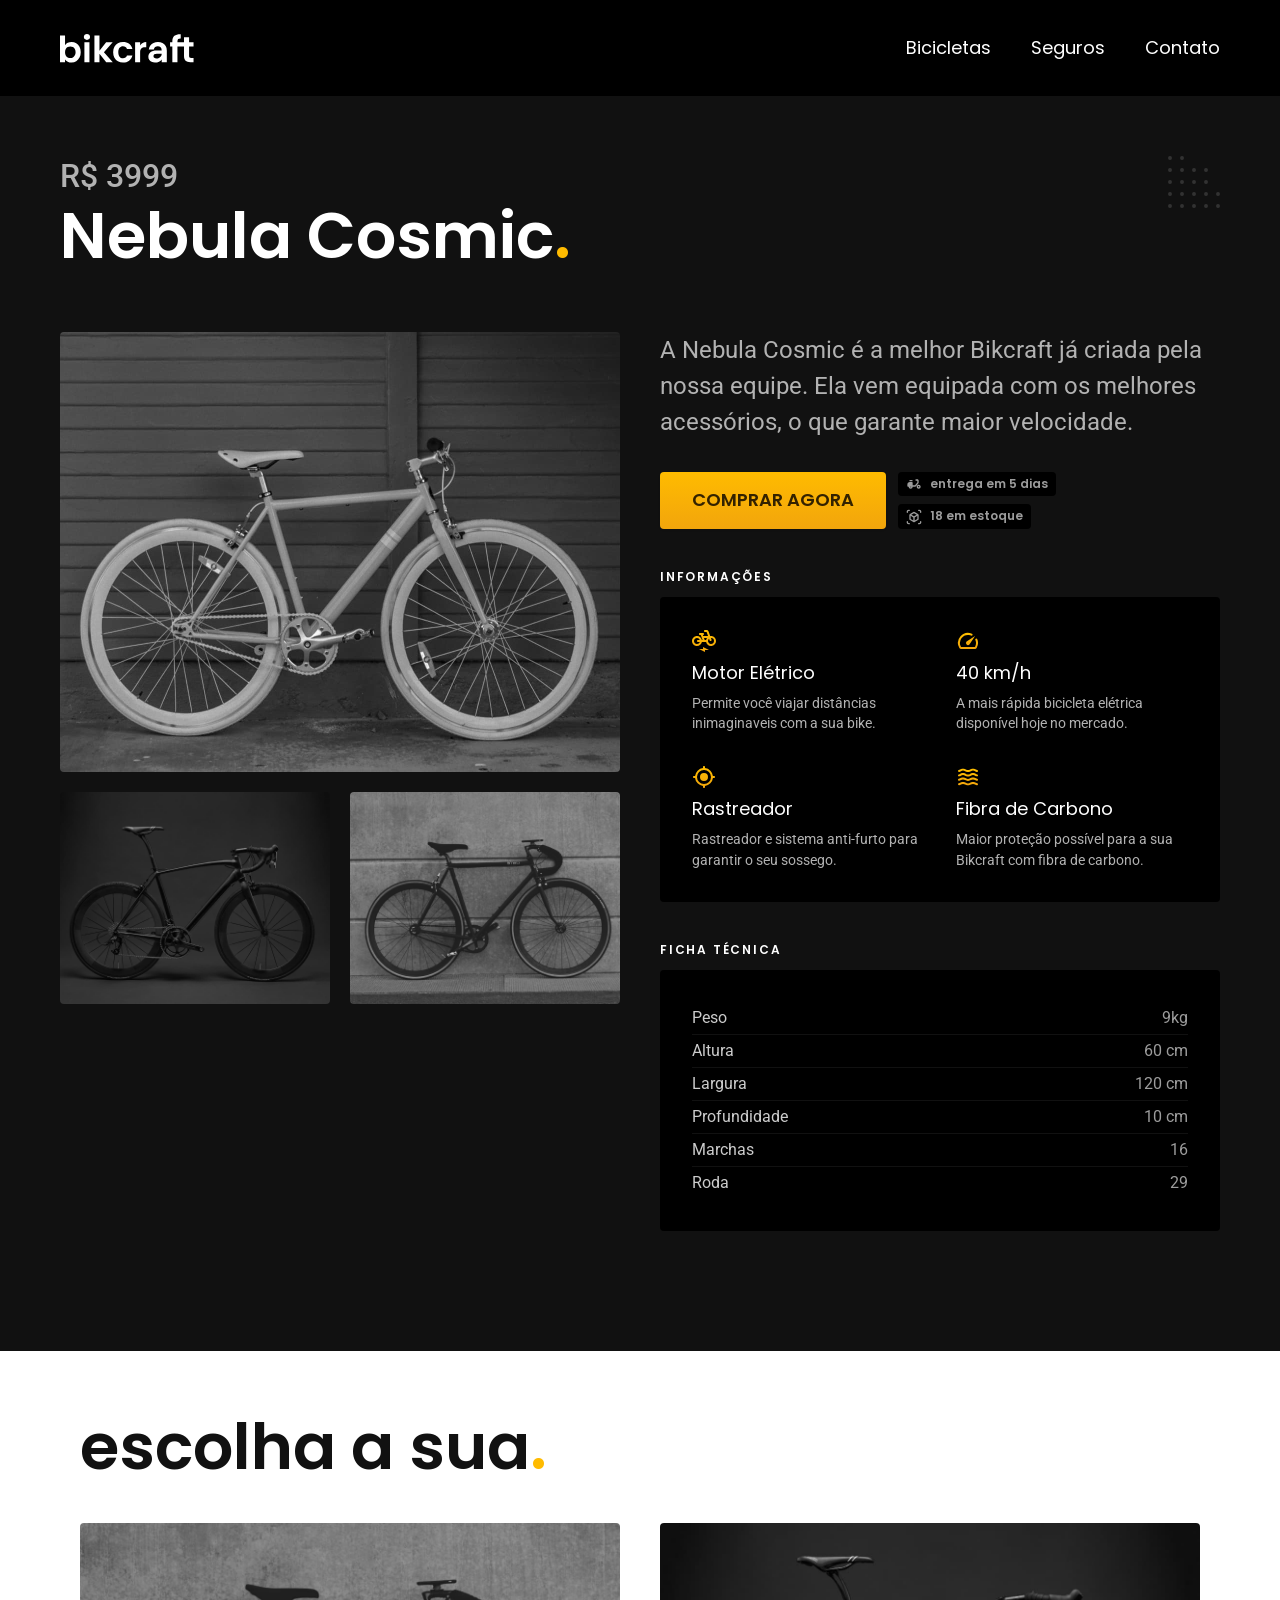
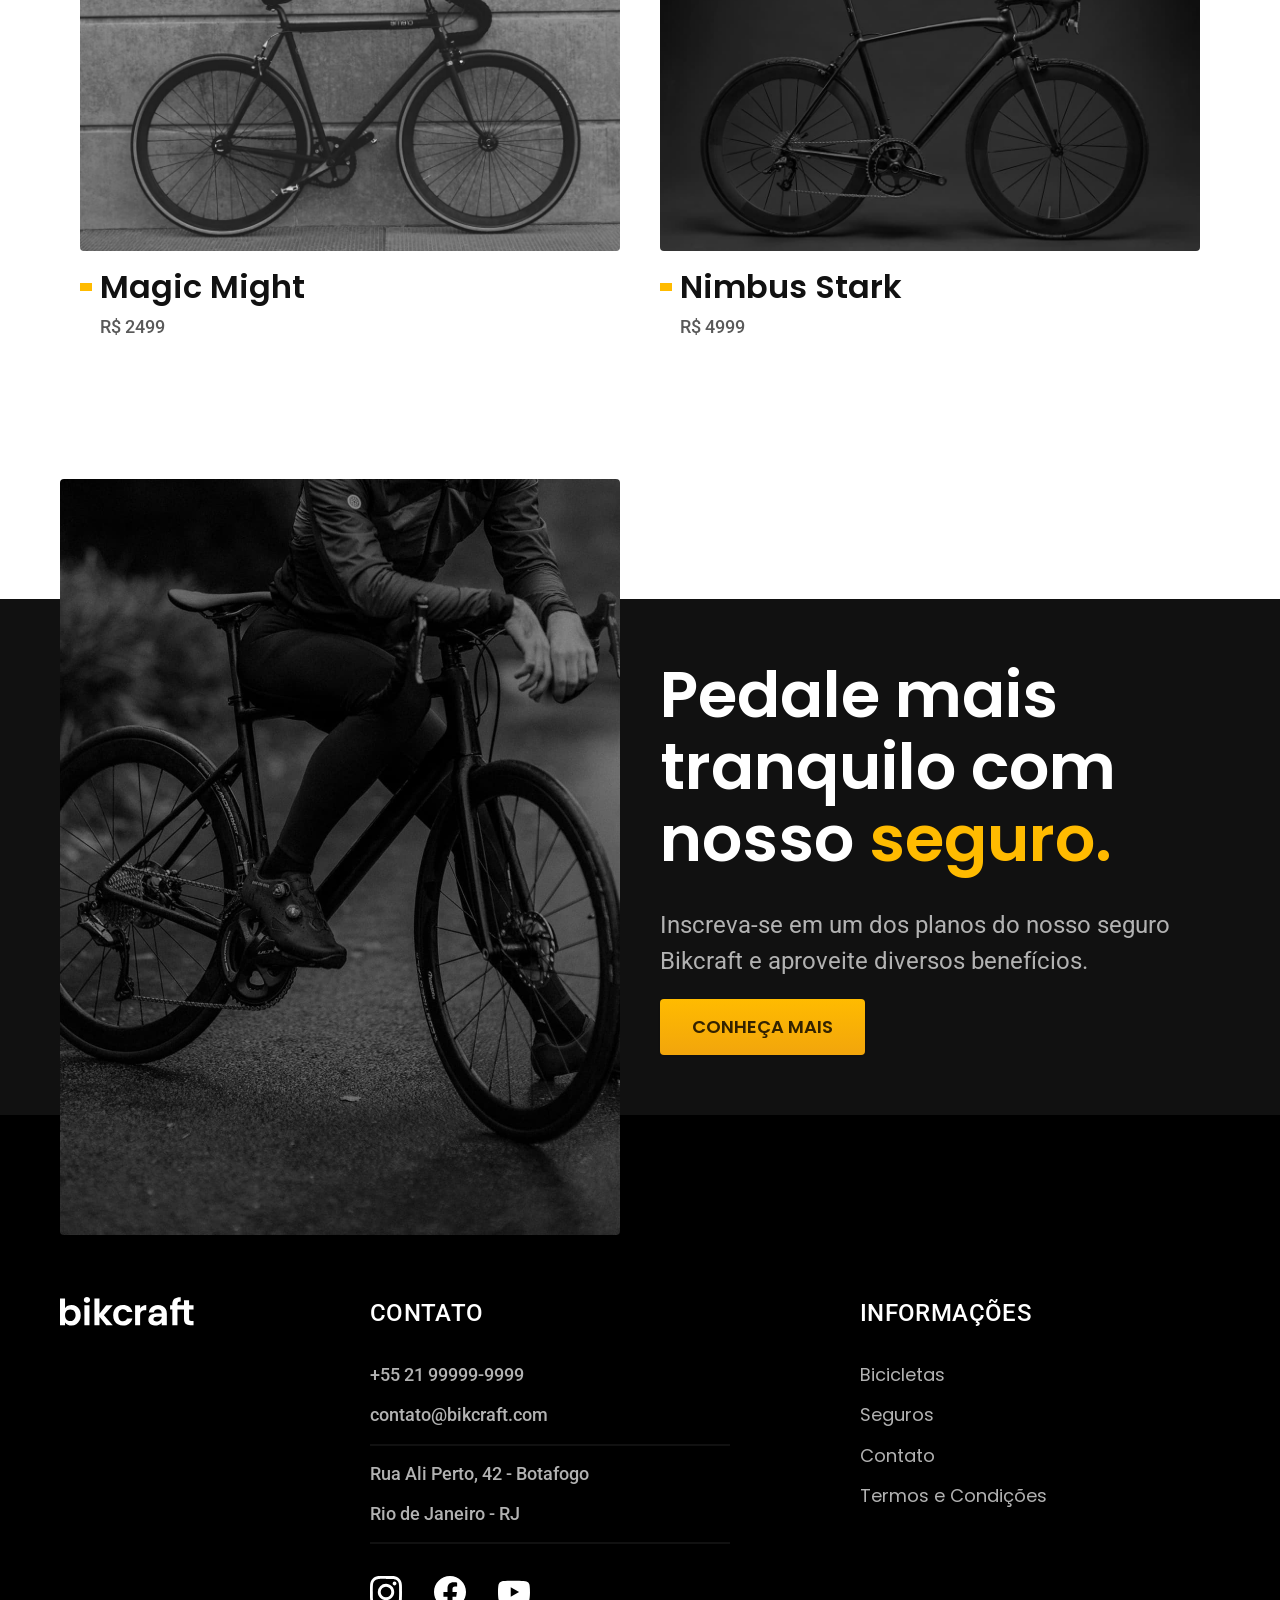
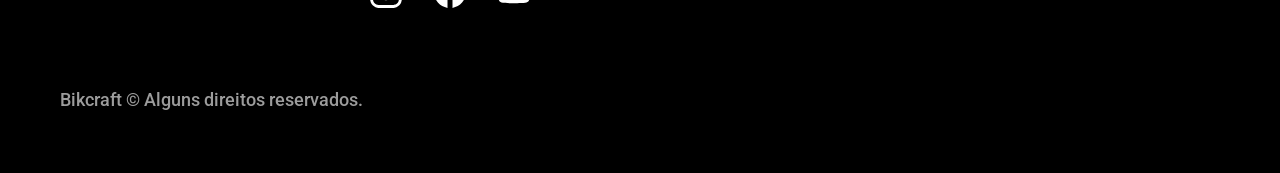
<file: bicicletas/nebula.html>
<!DOCTYPE html>
<html lang="pt-br">

<head>
  <meta charset="UTF-8">
  <meta name="viewport" content="width=device-width, initial-scale=1.0">
  <title>Nebula | Bikcraft</title>
  <meta name="description" content="Nebula.">

  <link rel="icon" href="../favicon.svg" type="image/svg+xml">
  <link rel="preload" href="../css/style.min.css" as="style">
  <link rel="stylesheet" href="../css/style.min.css">

  <script>document.documentElement.classList.add('js');</script>

  <link rel="preconnect" href="https://fonts.googleapis.com">
  <link rel="preconnect" href="https://fonts.gstatic.com" crossorigin>
  <link href="https://fonts.googleapis.com/css2?family=Merriweather:ital,wght@1,900&family=Poppins:wght@400;600&family=Roboto:wght@400;@500&display=swap" rel="stylesheet">

</head>

<body id="bicicleta">
  <header class="header-bg">
    <div class="header container">
      <a href="../">
        <img src="../img/bikcraft.svg" width="136" height="32" alt="Bikcraft">
      </a>

      <nav aria-label="primária">
        <ul class="header-menu font-1-m cor-0">
          <li><a href="../bicicletas.html">Bicicletas</a></li>
          <li><a href="../seguros.html">Seguros</a></li>
          <li><a href="../contato.html">Contato</a></li>
        </ul>
      </nav>
    </div>
  </header>

  <main class="titulo-bg">
    <div>
      <div class="titulo container">
        <p class="font-2-xl cor-5">R$ 3999</p>
        <h1 class="font-1-xxl cor-0">Nebula Cosmic<span class="cor-p1">.</span></h1>
      </div>
    </div>
    <div class="bicicleta container">
      <div class="bicicleta-imagens">
        <img src="../img/bicicleta/nimbus3.jpg" width="1120" height="880" alt="Bicicleta 1">
        <img src="../img/bicicleta/nimbus1.jpg" width="1120" height="880" alt="Bicicleta 2">
        <img src="../img/bicicleta/nimbus2.jpg" width="1120" height="880" alt="Bicicleta 3">
      </div>
      <div class="bicicleta-conteudo">
        <p class="font-2-l cor-5">A Nebula Cosmic é a melhor Bikcraft já criada pela nossa equipe. Ela vem equipada com os melhores acessórios, o que garante maior velocidade.</p>
        <div class="bicicleta-comprar">
          <a class="botao" href="../orcamento.html?tipo=bikcraft&produto=nebula">Comprar Agora</a>
          <span class="font-1-xs cor-6"><img src="../img/icones/entrega.svg" width="16" height="16" alt="">entrega em 5 dias</span>
          <span class="font-1-xs cor-6"><img src="../img/icones/estoque.svg" width="16" height="16" alt="">18 em estoque</span>
        </div>
        <h2 class="font-1-xs cor-0">Informações</h2>
        <ul class="bicicleta-informacoes">
          <li>
            <img src="../img/icones/eletrica.svg" width="32" height="32" alt="">
            <h3 class="font-1-m cor-0">Motor Elétrico</h3>
            <p class="font-2-xs cor-5">Permite você viajar distâncias inimaginaveis com a sua bike.</p>
          </li>
          <li>
            <img src="../img/icones/velocidade.svg" width="32" height="32" alt="">
            <h3 class="font-1-m cor-0">40 km/h</h3>
            <p class="font-2-xs cor-5">A mais rápida bicicleta elétrica disponível hoje no mercado.</p>
          </li>
          <li>
            <img src="../img/icones/rastreador.svg" width="32" height="32" alt="">
            <h3 class="font-1-m cor-0">Rastreador</h3>
            <p class="font-2-xs cor-5">Rastreador e sistema anti-furto para garantir o seu sossego.</p>
          </li>
          <li>
            <img src="../img/icones/carbono.svg" width="32" height="32" alt="">
            <h3 class="font-1-m cor-0">Fibra de Carbono</h3>
            <p class="font-2-xs cor-5">Maior proteção possível para a sua Bikcraft com fibra de carbono.</p>
          </li>
        </ul>
        <h2 class="font-1-xs cor-0">Ficha Técnica</h2>
        <ul class="bicicleta-ficha font-2-s cor-4">
          <li>Peso<span>9kg</span></li>
          <li>Altura<span>60 cm</span></li>
          <li>Largura<span>120 cm</span></li>
          <li>Profundidade<span>10 cm</span></li>
          <li>Marchas<span>16</span></li>
          <li>Roda<span>29</span></li>
        </ul>
      </div>
    </div>
  </main>

  <article class="bicicletas-lista container">
    <h2 class="container font-1-xxl">escolha a sua<span class="cor-p1">.</span></h2>

    <ul>
      <li>
        <a href="./magic.html">
          <img src="../img/bicicletas/magic.jpg" width="1120" height="680" alt="Bicicleta preta">
          <h3 class="font-1-xl">Magic Might</h3>
          <span class="font-2-m cor-8">R$ 2499</span>
        </a>
      </li>

      <li>
        <a href="./nimbus.html">
          <img src="../img/bicicletas/nimbus.jpg" width="1120" height="680" alt="Bicicleta preta">
          <h3 class="font-1-xl">Nimbus Stark</h3>
          <span class="font-2-m cor-8">R$ 4999</span>
        </a>
      </li>
    </ul>
  </article>

  <article class="seguro-bg">
    <div class="seguro container">
      <div class="seguro-imagem">
        <img src="../img/fotos/seguros.jpg" width="1360" height="1512" alt="Pessoa parada em cima de uma bicicleta.">
      </div>
      <div class="seguro-conteudo">
        <h2 class="font-1-xxl cor-0">Pedale mais tranquilo com nosso<span class="cor-p1"> seguro.</span></h2>
        <p class="font-2-l cor-5">Inscreva-se em um dos planos do nosso seguro Bikcraft e aproveite diversos benefícios.</p>
        <a class="botao" href="../seguros.html">Conheça Mais</a>
      </div>
    </div>
  </article>

  <footer class="footer-bg">
    <div class="footer container">
      <img src="../img/bikcraft.svg" width="136" height="32" alt="Bikcraft">
      <div class="footer-contato">
        <h3 class="font-2-l-b cor-0">contato</h3>
        <ul class="cor-5 font-2-m">
          <li><a href="tel:+5521999999999">+55 21 99999-9999</a></li>
          <li><a href="mailto:contato@bikcraft.com">contato@bikcraft.com</a></li>
          <li>Rua Ali Perto, 42 - Botafogo</li>
          <li>Rio de Janeiro - RJ</li>
        </ul>
        <div class="footer-redes">
          <a href="../">
            <img src="../img/redes/instagram.svg" width="32" height="32" alt="Instagram">
          </a>
          <a href="../">
            <img src="../img/redes/facebook.svg" width="32" height="32" alt="Facebook">
          </a>
          <a href="../">
            <img src="../img/redes/youtube.svg" width="32" height="32" alt="Youtube">
          </a>
        </div>
      </div>
      <div class="footer-informacoes">
        <h3 class="font-2-l-b cor-0">Informações</h3>
        <nav>
          <ul class="font-1-m cor-5">
            <li><a href="../bicicletas.html">Bicicletas</a></li>
            <li><a href="../seguros.html">Seguros</a></li>
            <li><a href="../contato.html">Contato</a></li>
            <li><a href="../termos.html">Termos e Condições</a></li>
          </ul>
        </nav>
      </div>
      <p class="footer-copy font-2-m cor-6">Bikcraft © Alguns direitos reservados.</p>
    </div>
  </footer>
  <script src="../js/script.js"></script>
</body>

</html>
</file>
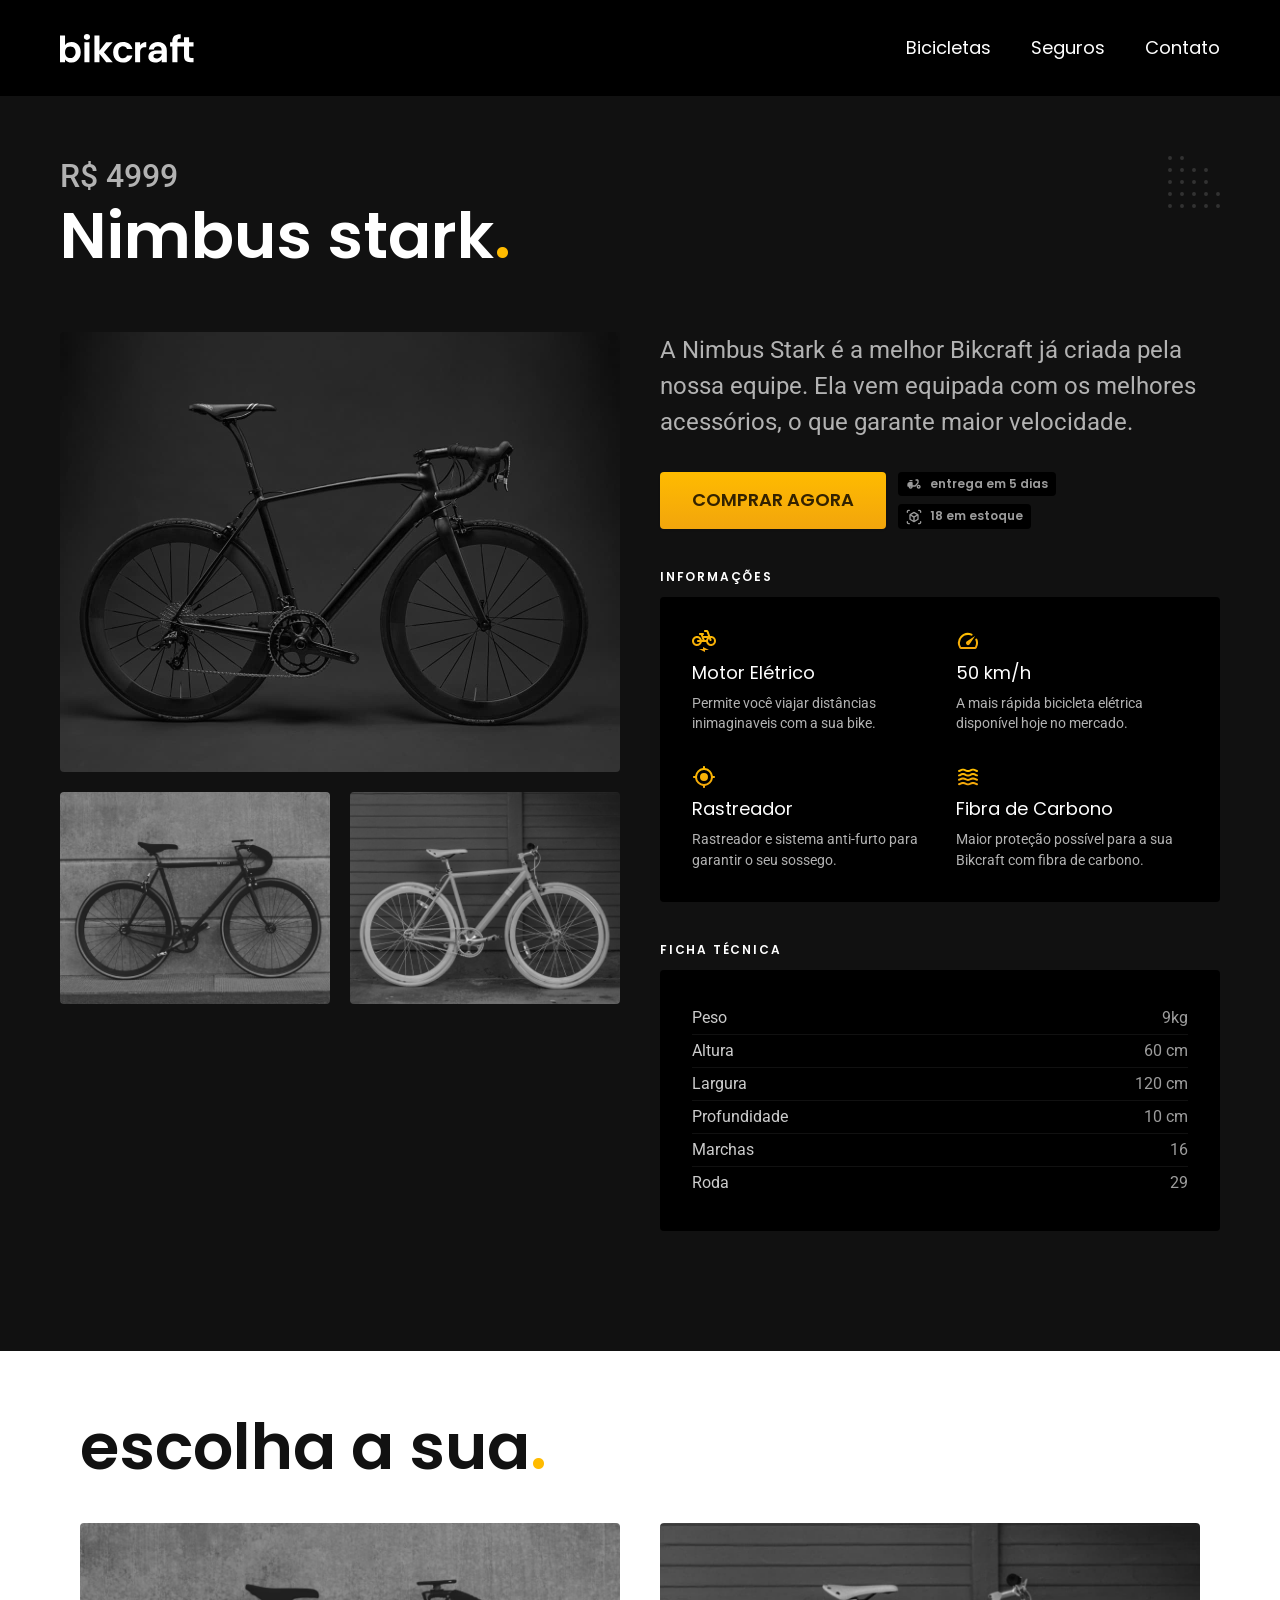
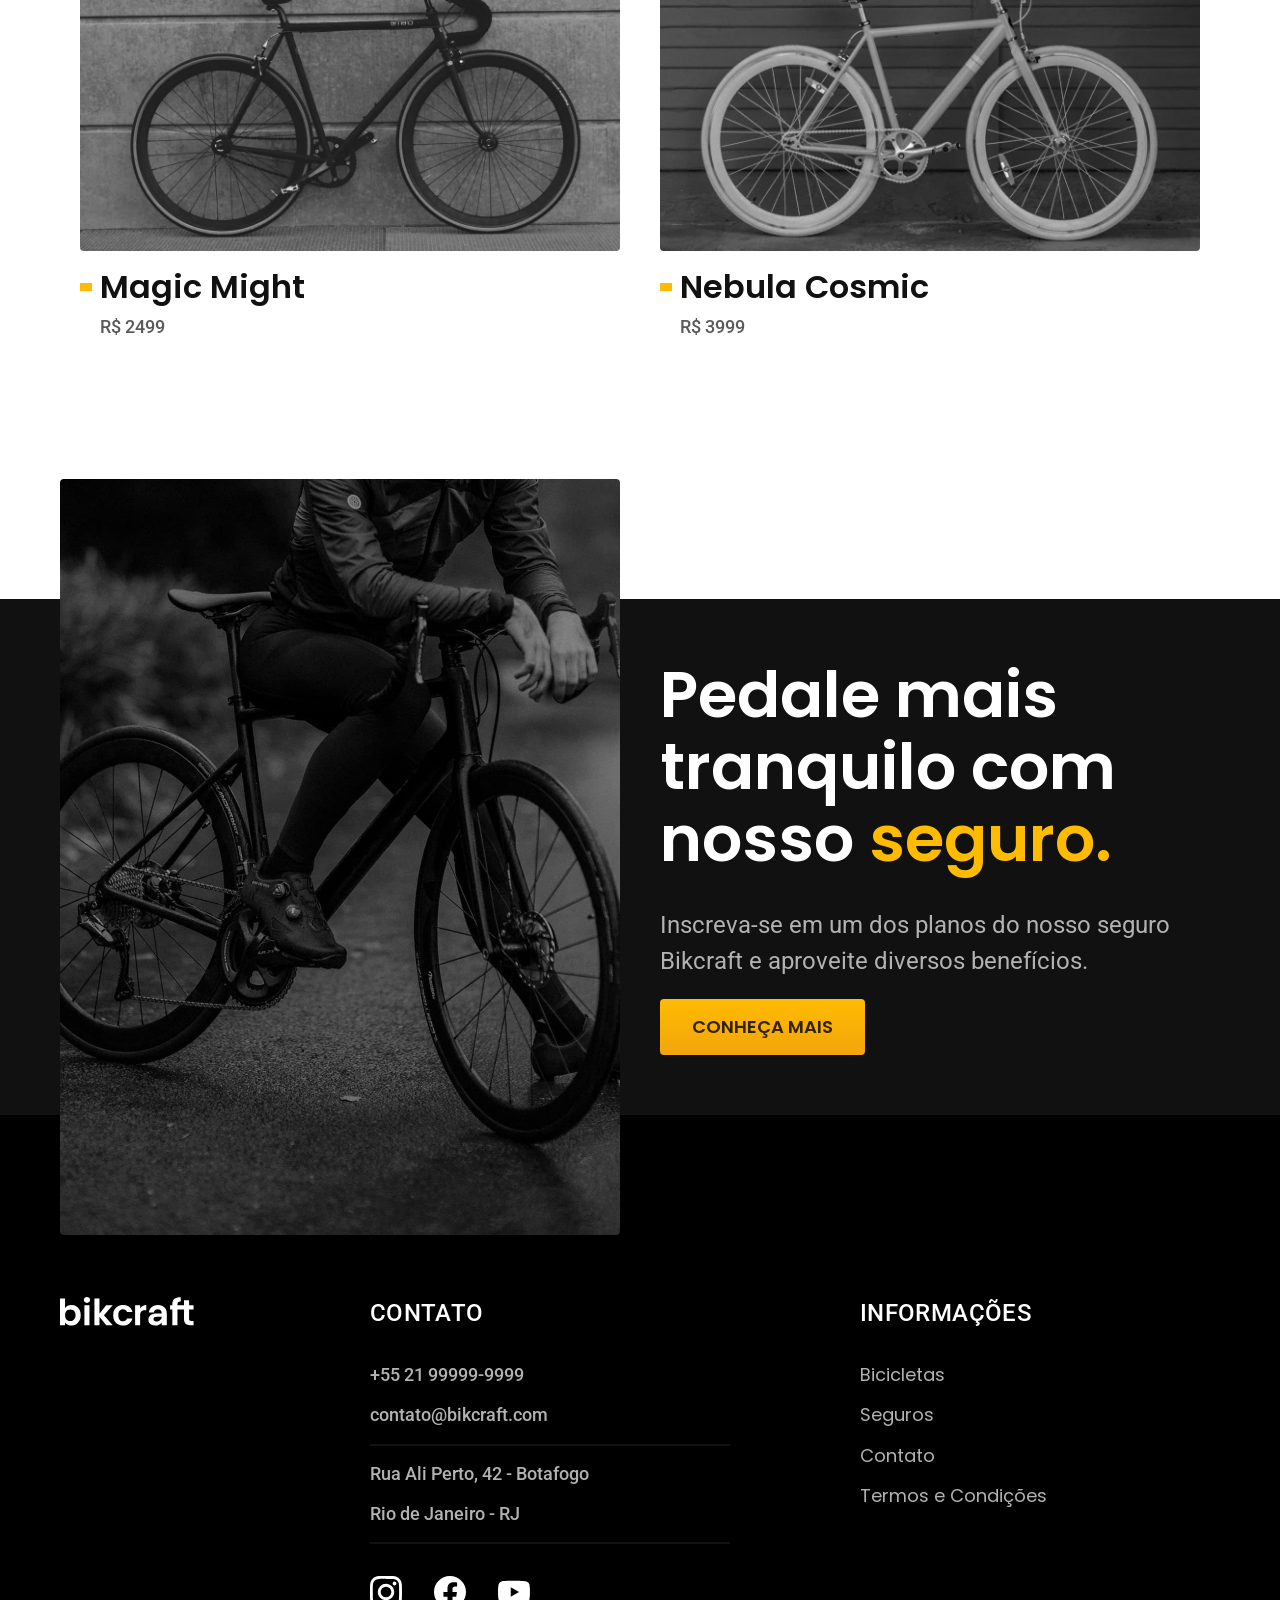
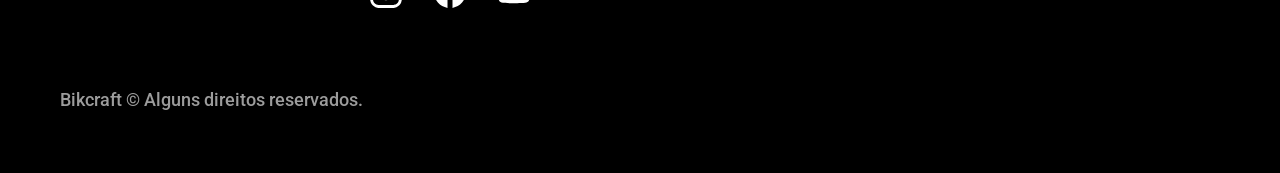
<file: bicicletas/nimbus.html>
<!DOCTYPE html>
<html lang="pt-br">

<head>
  <meta charset="UTF-8">
  <meta name="viewport" content="width=device-width, initial-scale=1.0">
  <title>Nimbus | Bikcraft</title>
  <meta name="description" content="Nimbus.">

  <link rel="icon" href="../favicon.svg" type="image/svg+xml">
  <link rel="preload" href="../css/style.min.css" as="style">
  <link rel="stylesheet" href="../css/style.min.css">

  <script>document.documentElement.classList.add('js');</script>

  <link rel="preconnect" href="https://fonts.googleapis.com">
  <link rel="preconnect" href="https://fonts.gstatic.com" crossorigin>
  <link href="https://fonts.googleapis.com/css2?family=Merriweather:ital,wght@1,900&family=Poppins:wght@400;600&family=Roboto:wght@400;@500&display=swap" rel="stylesheet">

</head>

<body id="bicicleta">
  <header class="header-bg">
    <div class="header container">
      <a href="../">
        <img src="../img/bikcraft.svg" width="136" height="32" alt="Bikcraft">
      </a>

      <nav aria-label="primária">
        <ul class="header-menu font-1-m cor-0">
          <li><a href="../bicicletas.html">Bicicletas</a></li>
          <li><a href="../seguros.html">Seguros</a></li>
          <li><a href="../contato.html">Contato</a></li>
        </ul>
      </nav>
    </div>
  </header>

  <main class="titulo-bg">
    <div>
      <div class="titulo container">
        <p class="font-2-xl cor-5">R$ 4999</p>
        <h1 class="font-1-xxl cor-0">Nimbus stark<span class="cor-p1">.</span></h1>
      </div>
    </div>
    <div class="bicicleta container">
      <div class="bicicleta-imagens">
        <img src="../img/bicicleta/nimbus1.jpg" width="1120" height="880" alt="Bicicleta 1">
        <img src="../img/bicicleta/nimbus2.jpg" width="1120" height="880" alt="Bicicleta 2">
        <img src="../img/bicicleta/nimbus3.jpg" width="1120" height="880" alt="Bicicleta 3">
      </div>
      <div class="bicicleta-conteudo">
        <p class="font-2-l cor-5">A Nimbus Stark é a melhor Bikcraft já criada pela nossa equipe. Ela vem equipada com os melhores acessórios, o que garante maior velocidade.</p>
        <div class="bicicleta-comprar">
          <a class="botao" href="../orcamento.html?tipo=bikcraft&produto=nimbus">Comprar Agora</a>
          <span class="font-1-xs cor-6"><img src="../img/icones/entrega.svg" width="16" height="16" alt="">entrega em 5 dias</span>
          <span class="font-1-xs cor-6"><img src="../img/icones/estoque.svg" width="16" height="16" alt="">18 em estoque</span>
        </div>
        <h2 class="font-1-xs cor-0">Informações</h2>
        <ul class="bicicleta-informacoes">
          <li>
            <img src="../img/icones/eletrica.svg" width="32" height="32" alt="">
            <h3 class="font-1-m cor-0">Motor Elétrico</h3>
            <p class="font-2-xs cor-5">Permite você viajar distâncias inimaginaveis com a sua bike.</p>
          </li>
          <li>
            <img src="../img/icones/velocidade.svg" width="32" height="32" alt="">
            <h3 class="font-1-m cor-0">50 km/h</h3>
            <p class="font-2-xs cor-5">A mais rápida bicicleta elétrica disponível hoje no mercado.</p>
          </li>
          <li>
            <img src="../img/icones/rastreador.svg" width="32" height="32" alt="">
            <h3 class="font-1-m cor-0">Rastreador</h3>
            <p class="font-2-xs cor-5">Rastreador e sistema anti-furto para garantir o seu sossego.</p>
          </li>
          <li>
            <img src="../img/icones/carbono.svg" width="32" height="32" alt="">
            <h3 class="font-1-m cor-0">Fibra de Carbono</h3>
            <p class="font-2-xs cor-5">Maior proteção possível para a sua Bikcraft com fibra de carbono.</p>
          </li>
        </ul>
        <h2 class="font-1-xs cor-0">Ficha Técnica</h2>
        <ul class="bicicleta-ficha font-2-s cor-4">
          <li>Peso<span>9kg</span></li>
          <li>Altura<span>60 cm</span></li>
          <li>Largura<span>120 cm</span></li>
          <li>Profundidade<span>10 cm</span></li>
          <li>Marchas<span>16</span></li>
          <li>Roda<span>29</span></li>
        </ul>
      </div>
    </div>
  </main>

  <article class="bicicletas-lista container">
    <h2 class="container font-1-xxl">escolha a sua<span class="cor-p1">.</span></h2>

    <ul>
      <li>
        <a href="./magic.html">
          <img src="../img/bicicletas/magic.jpg" width="1120" height="680" alt="Bicicleta preta">
          <h3 class="font-1-xl">Magic Might</h3>
          <span class="font-2-m cor-8">R$ 2499</span>
        </a>
      </li>

      <li>
        <a href="./nebula.html">
          <img src="../img/bicicletas/nebula.jpg" width="1120" height="680" alt="Bicicleta preta">
          <h3 class="font-1-xl">Nebula Cosmic</h3>
          <span class="font-2-m cor-8">R$ 3999</span>
        </a>
      </li>
    </ul>
  </article>

  <article class="seguro-bg">
    <div class="seguro container">
      <div class="seguro-imagem">
        <img src="../img/fotos/seguros.jpg" width="1360" height="1512" alt="Pessoa parada em cima de uma bicicleta.">
      </div>
      <div class="seguro-conteudo">
        <h2 class="font-1-xxl cor-0">Pedale mais tranquilo com nosso<span class="cor-p1"> seguro.</span></h2>
        <p class="font-2-l cor-5">Inscreva-se em um dos planos do nosso seguro Bikcraft e aproveite diversos benefícios.</p>
        <a class="botao" href="../seguros.html">Conheça Mais</a>
      </div>
    </div>
  </article>

  <footer class="footer-bg">
    <div class="footer container">
      <img src="../img/bikcraft.svg" width="136" height="32" alt="Bikcraft">
      <div class="footer-contato">
        <h3 class="font-2-l-b cor-0">contato</h3>
        <ul class="cor-5 font-2-m">
          <li><a href="tel:+5521999999999">+55 21 99999-9999</a></li>
          <li><a href="mailto:contato@bikcraft.com">contato@bikcraft.com</a></li>
          <li>Rua Ali Perto, 42 - Botafogo</li>
          <li>Rio de Janeiro - RJ</li>
        </ul>
        <div class="footer-redes">
          <a href="../">
            <img src="../img/redes/instagram.svg" width="32" height="32" alt="Instagram">
          </a>
          <a href="../">
            <img src="../img/redes/facebook.svg" width="32" height="32" alt="Facebook">
          </a>
          <a href="../">
            <img src="../img/redes/youtube.svg" width="32" height="32" alt="Youtube">
          </a>
        </div>
      </div>
      <div class="footer-informacoes">
        <h3 class="font-2-l-b cor-0">Informações</h3>
        <nav>
          <ul class="font-1-m cor-5">
            <li><a href="../bicicletas.html">Bicicletas</a></li>
            <li><a href="../seguros.html">Seguros</a></li>
            <li><a href="../contato.html">Contato</a></li>
            <li><a href="../termos.html">Termos e Condições</a></li>
          </ul>
        </nav>
      </div>
      <p class="footer-copy font-2-m cor-6">Bikcraft © Alguns direitos reservados.</p>
    </div>
  </footer>
  <script src="../js/script.js"></script>
</body>

</html>
</file>
<file: css/style.min.css>
body{margin:0;font-family:Arial,Helvetica,sans-serif;color:#111}blockquote,dd,h1,h2,h3,h4,p,ul{margin:0}ul{padding:0;list-style:none}a{text-decoration:none;color:inherit}img{max-width:100%;height:auto;display:block}img[src$=".jpg"]{border-radius:4px}.font-1-xs{font:600 0.75rem/1.35 Poppins,sans-serif}.font-2-xs{font:400 0.875rem/1.43 Roboto,sans-serif}.font-2-s{font:400 1rem/1.5 Roboto,sans-serif}.font-1-s{font:400 1rem/1.5 Poppins,sans-serif}.font-2-m{font:500 1.125rem/1.35 Roboto,sans-serif}.font-1-m-b{font:600 1.125rem/1.35 Poppins,sans-serif}.font-1-m{font:400 1.125rem/1.35 Poppins,sans-serif}.font-2-l,.font-2-l-b{font:400 1.5rem/1.5 Roboto,sans-serif}.font-2-l-b{font-weight:500;letter-spacing:.015em;text-transform:uppercase}.font-1-l{font:400 1.5rem/1.5 Poppins,sans-serif}.font-1-xl{font:600 2rem/1.25 Poppins,sans-serif}.font-2-xl{font:500 2rem/1.25 Roboto,sans-serif}.font-1-xxl{font:600 4rem/1.125 Poppins,sans-serif}@media (max-width:1100px){.font-1-xxl{font-size:3rem}.font-2-l,.font-2-l-b{font-size:1.25rem}}@media (max-width:800px){.font-1-xxl{font-size:2rem}.font-1-xl,.font-2-xl{font-size:1.5rem}}:root{--cor-0:#ffffff;--cor-1:#f7f7f7;--cor-2:#ededed;--cor-3:#dedede;--cor-4:#cccccc;--cor-5:#b2b2b2;--cor-6:#9c9c9c;--cor-7:#717171;--cor-8:#595959;--cor-9:#404040;--cor-10:#2e2e2e;--cor-11:#111111;--cor-12:#000000;--cor-p1:#ffbb00;--cor-p2:#e4a30b;--cor-p3:#a66f00;--cor-p4:#664400;--cor-p5:#332200}.cor-0{color:var(--cor-0)}.cor-1{color:var(--cor-1)}.cor-2{color:var(--cor-2)}.cor-3{color:var(--cor-3)}.cor-4{color:var(--cor-4)}.cor-5{color:var(--cor-5)}.cor-6{color:var(--cor-6)}.cor-7{color:var(--cor-7)}.cor-8{color:var(--cor-8)}.cor-9{color:var(--cor-9)}.cor-10{color:var(--cor-10)}.cor-11{color:var(--cor-11)}.cor-12{color:var(--cor-12)}.cor-p1{color:var(--cor-p1)}.cor-p2{color:var(--cor-p2)}.cor-p3{color:var(--cor-p3)}.cor-p4{color:var(--cor-p4)}.cor-p5{color:var(--cor-p5)}.js .fadeInDown{transform:translate3d(0,-20px,0)}.js .fadeInUp{transform:translate3d(0,20px,0)}.js .fadeInRight{transform:translate3d(20px,0,0)}.js .fadeInLeft{transform:translate3d(-20px,0,0)}.js [data-anime]{opacity:0}.js .anime{opacity:1;transform:none;transition:transform .8s,opacity .8s}.header-bg{background-color:var(--cor-12)}.header{display:flex;flex-wrap:wrap;gap:20px;justify-content:space-between;align-items:center;padding-top:20px;padding-bottom:20px}.header-menu{display:flex;flex-wrap:wrap;gap:40px}.header-menu a{padding:16px 0;display:inline-block;position:relative}.header-menu a:after{content:"";display:block;height:2px;width:0%;background:var(--cor-0);margin-top:4px;transition:.3s;position:absolute}.header-menu a.ativo::after,.header-menu a:hover::after{width:100%}@media (max-width:800px){.header-menu{gap:20px}.header-menu a{background:var(--cor-11);padding:12px 16px;border-radius:4px}.header-menu a:hover{background-color:var(--cor-10)}.header a:after{display:none}}@media (max-width:600px){.header-menu{gap:12px}.header-menu a{padding:8px 12px;font-size:14px}}.footer-bg{background:var(--cor-12)}.footer{display:grid;grid-template-columns:3fr 5fr 4fr;gap:40px;padding-top:60px;padding-bottom:60px}.footer h3{margin-bottom:32px}.footer-contato ul{margin-bottom:32px}.footer-contato li:nth-child(2n):after{content:"";display:block;max-width:360px;height:2px;background:var(--cor-11);margin-top:16px}.footer li{margin-bottom:16px}.footer-redes{display:flex;gap:32px}.footer a:hover{color:var(--cor-0)}.footer-copy{grid-column:1/-1;margin-top:40px}@media (max-width:800px){.footer>img{display:none}.footer{grid-template-columns:1fr 1fr}}@media (max-width:600px){.footer{grid-template-columns:1fr;gap:60px}.footer-copy{margin-top:0}}.container{box-sizing:border-box;max-width:1200px;padding-left:20px;padding-right:20px;margin-left:auto;margin-right:auto}.botao{display:inline-block;padding:16px 32px;background:linear-gradient(#fb0,#f2a50c);border-radius:4px;box-shadow:0 1px 2px rgba(0,0,0,.1);text-transform:uppercase;color:var(--cor-p5);font:600 1.125rem/1.35 Poppins,sans-serif;max-width:max-content;border:none;cursor:pointer}.botao:hover{background:linear-gradient(#ffb60d,#e59317)}.botao.secundario{background:var(--cor-10);color:var(--cor-2)}.botao.secundario:hover{background:var(--cor-9)}.botao.seta{display:flex;align-items:center}.botao.seta::after{content:"";display:inline-block;width:18px;height:10px;margin-left:12px;background:url("../img/icones/seta.svg");transition:transform .2s}.botao.seta:hover::after{transform:translateX(4px)}@media (max-width:600px){.botao{padding:12px 16px;font-size:1rem}}.link{display:inline-block;color:var(--cor-p1);font:500 1.5rem/1.5 Poppins,sans-serif;text-transform:uppercase}.link::after{content:"";display:block;width:100%;height:4px;background-color:currentColor}.link:hover{color:var(--cor-0)}.titulo-bg{padding-top:60px;padding-bottom:60px;background-color:var(--cor-11)}.titulo{background:url("../img/dec/top-right.svg") no-repeat top right 20px}.titulo p{margin-bottom:4px}@media (max-width:800px){.titulo{padding-top:40px;padding-bottom:40px}.titulo p{font-size:1rem;text-transform:lowercase;font-weight:400}}.form{display:grid;grid-template-columns:1fr 1fr;gap:20px}.form label{display:block;font:400 1rem/1.5 Poppins,sans-serif;margin-bottom:4px}.form .col-2{grid-column:span 2}.form input[type=email],.form input[type=text],.form textarea{font:400 1rem/1.5 Roboto,sans-serif;background:var(--cor-1);border:1px solid var(--cor-2);padding:12px;border-radius:4px;width:100%;box-sizing:border-box}.form input[type=email]:focus,.form input[type=text]:focus,.form textarea:focus{outline:0;border-color:var(--cor-p1);background:var(--cor-0);box-shadow:0 0 0 2px #fea}@media (max-width:600px){.form{grid-template-columns:1fr}.form .col-2{grid-column:1}}.introducao-bg{background:var(--cor-12) url("../img/dec/bottom-left.svg") no-repeat bottom 160px left 20px;box-shadow:inset 0 -120px var(--cor-0)}.introducao{display:grid;grid-template-columns:1fr 1fr;gap:0 40px}.introducao-conteudo{align-self:end;padding-bottom:200px}.introducao img{height:100%;width:100%;object-fit:cover;border-radius:4px}.introducao h1{margin-bottom:32px}.introducao p{margin-bottom:20px}@media (max-width:800px){.introducao-bg{background:var(--cor-11);padding-top:40px;box-shadow:inset 0 -60px var(--cor-0)}.introducao{grid-template-columns:1fr;gap:32px}.introducao-conteudo{padding-bottom:0}.introducao h1{margin-bottom:16px}.introducao img{height:300px;width:100%}}.tecnologia-bg{background-color:var(--cor-11);box-shadow:inset 0 80px var(--cor-0),inset 0 -80px var(--cor-0)}.tecnologia{display:grid;grid-template-columns:1fr 1fr;gap:40px}.tecnologia-imagem img{height:100%;width:100%;object-fit:cover;object-position:left}.tecnologia-conteudo{padding-top:160px;padding-bottom:160px}.tecnologia-conteudo>span{display:block;margin-bottom:20px}.tecnologia-conteudo h2{margin-bottom:32px}.tecnologia-conteudo>p{margin-bottom:20px}.tecnologia-conteudo a{margin-bottom:80px}.tecnologia-vantagens{display:flex;gap:40px}.tecnologia-vantagens h3{margin-bottom:8px;width:max-content}.tecnologia-vantagens img{width:24px;margin-bottom:8px}@media (max-width:800px){.tecnologia-bg{box-shadow:initial}.tecnologia{grid-template-columns:1fr}.tecnologia-conteudo{padding-top:60px;padding-bottom:60px}.tecnologia-imagem{display:none}.tecnologia-conteudo a{margin-bottom:60px}}@media (max-width:600px){.tecnologia-vantagens{flex-direction:column}}.parceiros{padding-top:60px;padding-bottom:120px}.parceiros h2{margin-bottom:60px}.parceiros ul{padding:0 20px;max-width:1400px;display:grid;grid-template-columns:repeat(4,1fr);margin:0 auto}.parceiros li{display:flex;padding:32px;border-left:2px solid var(--cor-2)}.parceiros img{margin:auto}.parceiros li:first-child,.parceiros li:nth-child(5){border-left:none}.parceiros li:nth-child(n+5){border-top:2px solid var(--cor-2)}@media (max-width:800px){.parceiros{padding-bottom:60px}.parceiros h2{margin-bottom:20px}.parceiros ul{grid-template-columns:repeat(2,1fr)}.parceiros li:nth-child(n+3){border-top:2px solid var(--cor-2)}.parceiros li:nth-child(odd){border-left:none}}@media (max-width:400px){.parceiros li{padding:26px}}.depoimento{display:grid;grid-template-columns:1fr 1fr;background-color:var(--cor-p1);overflow:hidden}.depoimento img{border-radius:0;width:100%;height:100%;object-fit:cover}.depoimento-conteudo{padding:40px 40px 80px 80px;align-self:end;background:url("../img/dec/bottom-right-p.svg") no-repeat bottom 40px right 40px}.depoimento-conteudo p{max-width:30ch;font-family:Merriweather,serif;font-style:italic;font-weight:900;margin-bottom:32px;position:relative}.depoimento p::after,.depoimento p::before{font-size:5rem;color:var(--cor-p2);position:absolute}.depoimento p::before{content:"“";left:-46px;top:-20px}.depoimento p::after{content:"”"}@media (min-width:1200px){.depoimento img{max-height:500px}}@media (max-width:800px){.depoimento{grid-template-columns:1fr;text-align:center}.depoimento-conteudo{padding:40px 20px;justify-self:center}.depoimento p{max-width:28ch;font-size:1.5rem}.depoimento img{max-height:200px}.depoimento p::before{left:-36px}}@media (max-width:500px){.depoimento p{max-width:24ch;font-size:1.2rem}.depoimento p::before{left:-20px}.depoimento p::after,.depoimento p::before{font-size:4.5rem}}@media (max-width:350px){.depoimento p{max-width:20ch;font-size:1rem}.depoimento p::before{left:-30px}.depoimento p::after,.depoimento p::before{font-size:3.5rem}}.bicicletas-lista{padding-top:60px;padding-bottom:120px}.bicicletas-lista h2{margin-bottom:40px}.bicicletas-lista ul{display:flex;gap:40px;padding:0 20px 20px 20px;max-width:1400px;margin-left:auto;margin-right:auto;overflow-x:auto}#bicleta .bicicletas-lista ul{padding:0 0 20px 0}.bicicletas-lista li{flex:1;min-width:280px}.bicicletas-lista a{display:block}.bicicletas-lista img{margin-bottom:16px}.bicicletas-lista h3{margin-bottom:8px;display:flex;align-items:center}.bicicletas-lista h3::before{content:"";display:inline-block;height:8px;width:12px;margin-right:8px;background-color:var(--cor-p1);transition:width .2s}.bicicletas-lista a:hover h3::before{width:24px}.bicicletas-lista li span{padding-left:20px}@media (max-width:800px){.bicicletas-lista{padding-bottom:60px}.bicicletas-lista ul{gap:20px}}.bicicletas-bg{background-image:linear-gradient(to right,var(--cor-0) 30%,var(--cor-11) 0)}.bicicletas{display:grid;grid-template-columns:1fr 1fr;gap:40px;padding-bottom:60px;padding-top:60px;background:url("../img/dec/top-right.svg") no-repeat top 40px right 20px}.bicicletas-imagem{display:grid}.bicicletas-imagem img{grid-area:1/1}.bicicletas-imagem span{grid-area:1/1;place-self:start end;margin-top:20px;background:var(--cor-12);padding:8px 16px 8px 8px;display:inline-block;border-radius:5px 0 0 5px}.bicicletas-conteudo{display:grid;grid-template-columns:1fr auto;align-content:start}.bicicletas h2,.bicicletas p{grid-column:1/-1;margin-bottom:20px}.bicicletas h2::before{content:"";display:block;width:12px;height:8px;background-color:var(--cor-p1);margin-bottom:8px}.bicicletas a{place-self:end}.bicicletas li{display:flex;align-items:center}.bicicletas ul{display:grid;gap:16px}.bicicletas-conteudo img{width:24px;margin-right:8px}@media (max-width:800px){.bicicletas-bg{background:var(--cor-11)}.bicicletas{grid-template-columns:1fr;gap:20px;padding-top:40px;padding-bottom:40px}}@media (max-width:600px){.bicicletas-conteudo{grid-template-columns:1fr}.bicicletas ul{font-size:1rem;grid-template-columns:1fr 1fr;margin-bottom:32px}.bicicletas a{place-self:start}}.bicicleta{display:grid;grid-template-columns:1fr 1fr;align-items:start;gap:40px;padding-top:60px;padding-bottom:60px}#bicicleta .titulo p{text-transform:uppercase}.bicicleta-imagens{display:flex;flex-wrap:wrap;gap:20px}.bicicleta-imagens img{flex:1;min-width:200px}.bicicleta-imagens img:first-child{min-width:100%}.bicicleta-conteudo>p{margin-bottom:32px}.bicicleta-comprar{display:grid;grid-template-columns:max-content auto;align-items:center;justify-items:start;gap:8px 12px;margin-bottom:40px}.bicicleta-comprar a{grid-row:span 2}.bicicleta-comprar span{display:flex;align-items:center;background-color:var(--cor-12);gap:8px;padding:4px 8px;border-radius:4px}.bicicleta-conteudo h2{text-transform:uppercase;letter-spacing:.15em;margin-bottom:12px}.bicicleta-ficha,.bicicleta-informacoes{padding:32px;background-color:var(--cor-12);border-radius:4px}.bicicleta-informacoes{margin-bottom:40px;display:grid;grid-template-columns:1fr 1fr;gap:32px}.bicicleta-informacoes img{width:24px;margin-bottom:8px}.bicicleta-informacoes h3{margin-bottom:8px}.bicicleta-ficha li{padding:4px 0;display:flex;justify-content:space-between;border-bottom:1px solid var(--cor-11)}.bicicleta-ficha li:last-child{border-bottom:none}.bicicleta-ficha span{color:var(--cor-6)}@media (max-width:800px){.bicicleta{grid-template-columns:1fr;padding-top:40px;padding-bottom:40px}.bicicleta-imagens{grid-row:2}}@media (max-width:400px){.bicicleta-informacoes{grid-template-columns:1fr}.bicicleta-comprar{grid-template-columns:1fr}}.seguro-bg{background-color:var(--cor-11);box-shadow:inset 0 120px var(--cor-0),inset 0 -120px var(--cor-12)}.seguro{display:grid;grid-template-columns:1fr 1fr;gap:40px}.seguro-imagem img{width:100%;height:100%;object-fit:cover}.seguro-conteudo{padding-top:180px;padding-bottom:180px}.seguro h2{margin-bottom:32px}.seguro p{margin-bottom:20px}@media (max-width:800px){.seguro-bg{box-shadow:inset 0 -60px var(--cor-12)}.seguro{grid-template-columns:1fr}.seguro-imagem{height:250px}.seguro-conteudo{grid-row:1;padding-top:40px;padding-bottom:0}}.seguros-bg{background:var(--cor-11)}.seguros{padding-top:60px;padding-bottom:60px;display:grid;grid-template-columns:1fr 1fr;gap:40px;align-items:center}#seguros .seguros{padding-top:0}.seguros h2{grid-column:1/-1}.seguros-item{background-color:var(--cor-12);padding:32px 32px 32px 60px;display:grid;grid-template-columns:1fr auto;border-radius:4px}.seguros-item h3{margin-bottom:40px}.seguros-item span{grid-column:2;display:block;text-align:right}.seguros-item ul{grid-column:1/-1;margin-bottom:32px}.seguros-item li{display:flex;align-items:center;position:relative}.seguros-item li+li{margin-top:20px}.seguros-item li::before{content:"";display:inline-block;width:13px;height:9px;background-image:url("../img/icones/lista.svg");position:absolute;left:-21px}.seguros-item a{grid-column:1/-1}@media (max-width:800px){.seguros{grid-template-columns:1fr}}.vantagens-bg{background-color:var(--cor-12)}.vantagens{padding-bottom:120px;padding-top:120px}.vantagens h2{margin-bottom:60px}.vantagens ul{display:grid;grid-template-columns:repeat(auto-fit,minmax(280px,max-content));gap:40px 80px}.vantagens h3,.vantagens img{margin-bottom:8px}@media (max-width:800px){.vantagens{padding-top:60px;padding-bottom:60px}.vantagens h2{margin-bottom:40px}.vantagens ul{gap:20px}}.perguntas{padding-bottom:120px;padding-top:120px}.perguntas h2{margin-bottom:60px}.perguntas dl>div{padding:20px;border-radius:4px}.perguntas dl>div:nth-child(odd){background-color:var(--cor-1)}.perguntas button{display:grid;grid-template-columns:auto 1fr auto;align-items:center;gap:8px;cursor:pointer;border:none;background:0 0;width:100%;text-align:left}.perguntas button::before{content:"";display:inline-block;width:12px;height:6px;background-color:var(--cor-p1)}.perguntas button::after{content:"";display:inline-block;width:14px;height:6px;background:url("../img/icones/seta-abrir.svg");transition:.3s}.perguntas button:hover::after,.perguntas button[aria-expanded=true]::after{transform:rotate(180deg)}.js .perguntas dd{display:none}.js .perguntas dd.ativa{display:block}.perguntas dd{padding-left:20px;padding-top:16px;max-width:80ch}@media (max-width:800px){.perguntas{padding-top:60px;padding-bottom:60px}.perguntas h2{margin-bottom:40px}}#contato{background:linear-gradient(var(--cor-11) 600px,var(--cor-1) 0)}.contato{display:grid;grid-template-columns:5fr 7fr}.contato-dados,.contato-formulario{padding:60px;box-shadow:0 1px 2px rgba(0,0,0,.1)}.contato-dados{border-radius:5px 0 0 5px;background:var(--cor-12) url("../img/dec/bottom-left.svg") no-repeat bottom 20px left 20px}.contato-formulario{border-radius:0 5px 5px 0;background:var(--cor-0) url("../img/dec/bottom-right.svg") no-repeat bottom 20px right 20px}.contato-dados h2{margin-bottom:60px}.contato-endereco{margin-bottom:32px;padding-left:28px;background:url("../img/icones/local.svg") no-repeat 0 2px}.contato-endereco p{margin-bottom:8px}.contato-meios a{display:block;max-width:max-content;margin-bottom:8px;padding-left:28px}.contato-meios a:hover{color:var(--cor-0)}.contato-meios a:first-child{background:url("../img/icones/email.svg") no-repeat 0 2px}.contato-meios a:nth-child(2){margin-bottom:32px}.contato-meios a:nth-child(3){background:url("../img/icones/telefone.svg") no-repeat 0 2px;margin-bottom:60px}.contato-redes{display:flex;gap:32px;padding-left:28px}@media (max-width:800px){.contato{grid-template-columns:1fr}.contato-dados,.contato-formulario{padding:20px}.contato-dados{border-radius:5px 5px 0 0;background:var(--cor-12)}.contato-formulario{border-radius:0 0 5px 5px}.contato-dados h2,.contato-meios a:nth-child(3){margin-bottom:32px}.contato-redes{margin-bottom:12px}}.lojas{display:grid;grid-template-columns:1fr 1fr;gap:0 40px;padding-bottom:120px;padding-top:120px}.lojas h2{grid-column:1/-1;margin-bottom:60px}.lojas img{border-radius:4px 4px 0 0}.lojas-item{border-radius:4px;background:var(--cor-0);box-shadow:0 1px 2px rgba(0,0,0,.1)}.lojas-conteudo{display:grid;grid-template-columns:1fr 1fr;gap:32px 16px;padding:32px}.lojas-conteudo h3,.lojas-tempo{grid-column:1/-1}.lojas-dados{display:grid;gap:8px;border-left:2px solid var(--cor-2);padding-left:12px}.lojas-tempo{display:flex;align-items:center;gap:8px}@media (max-width:800px){.lojas{gap:20px;padding-top:60px;padding-bottom:60px}.lojas h2{margin-bottom:32px}.lojas-conteudo{grid-template-columns:1fr}}@media (max-width:600px){.lojas{grid-template-columns:1fr}}#orcamento{background:linear-gradient(var(--cor-11) 600px,var(--cor-1) 0)}.orcamento{display:grid;grid-template-columns:5fr 7fr;padding-bottom:120px}.orcamento h2{text-transform:uppercase;position:relative;display:flex;align-items:center}.orcamento h2::before{content:"";display:inline-block;width:4px;height:8px;background-color:var(--cor-p1);position:absolute;left:-12px}.orcamento-dados,.orcamento-produto{padding:60px;box-shadow:0 1px 2px rgba(0,0,0,.1)}.orcamento-produto{border-radius:5px 0 0 5px;background:var(--cor-12) url("../img/dec/bottom-left.svg") no-repeat bottom 20px left 20px;display:grid;grid-template-columns:1fr 1fr;gap:20px;align-content:start}.orcamento-produto>*{grid-column:1/-1}.orcamento-produto>label{grid-column:initial}.orcamento-produto label{font:400 1rem/1.5 Poppins,sans-serif;color:var(--cor-4);background-color:var(--cor-10);padding:12px 16px;border-radius:4px;cursor:pointer;display:grid;grid-template-columns:auto 1fr auto;align-items:center;border:1px solid var(--cor-10)}.orcamento-produto input:checked+label{background:var(--cor-0);color:var(--cor-11)}.orcamento-produto label::before{content:"";display:inline-block;box-sizing:border-box;width:12px;height:12px;border:1px solid var(--cor-6);border-radius:50%;margin-right:8px}.orcamento-produto input:checked+label::before{border-color:var(--cor-7);box-shadow:inset 0 0 0 3px var(--cor-0),inset 0 0 0 6px var(--cor-7)}.orcamento-produto label:hover{background-color:var(--cor-9);border-color:var(--cor-9)}.orcamento-produto input:focus+label{box-shadow:0 0 0 2px var(--cor-p1);border-color:var(--cor-12)}.orcamento-produto label span{display:none}.orcamento-produto input:checked+label span{display:inline-block}.orcamento-produto input{opacity:0;position:absolute;pointer-events:none}.orcamento-dados{border-radius:0 5px 5px 0;background:var(--cor-0) url("../img/dec/bottom-right.svg") no-repeat bottom 20px right 20px}.orcamento-conteudo{display:none}.orcamento-conteudo h2,.orcamento-dados h2:nth-of-type(n+2){margin-top:20px}#bikcraft:checked~#orcamento-bikcraft,#seguro:checked~#orcamento-seguro{display:grid;gap:20px}.orcamento-detalhes{display:none;background:var(--cor-0);padding:20px;grid-template-columns:1fr 1fr;border-radius:4px;align-items:center}.orcamento-detalhes li{display:flex;align-items:center;margin-bottom:8px}.orcamento-detalhes li img{width:16px;margin-right:8px}.orcamento-produto input:checked+label+.orcamento-detalhes{display:grid}@media (max-width:1200px){.orcamento-dados,.orcamento-produto{padding:32px}}@media (max-width:800px){.orcamento{grid-template-columns:1fr}.orcamento-dados{border-radius:0 0 5px 5px}.orcamento-produto{border-radius:5px 5px 0 0;background:var(--cor-12)}}@media (max-width:400px){.orcamento-produto{grid-template-columns:1fr}}.termos{padding-top:80px;padding-bottom:80px}.termos h2{font-weight:600;margin-bottom:20px}.termos p+h2{margin-top:40px}.termos p{max-width:75ch;margin-bottom:24px}
</file>
